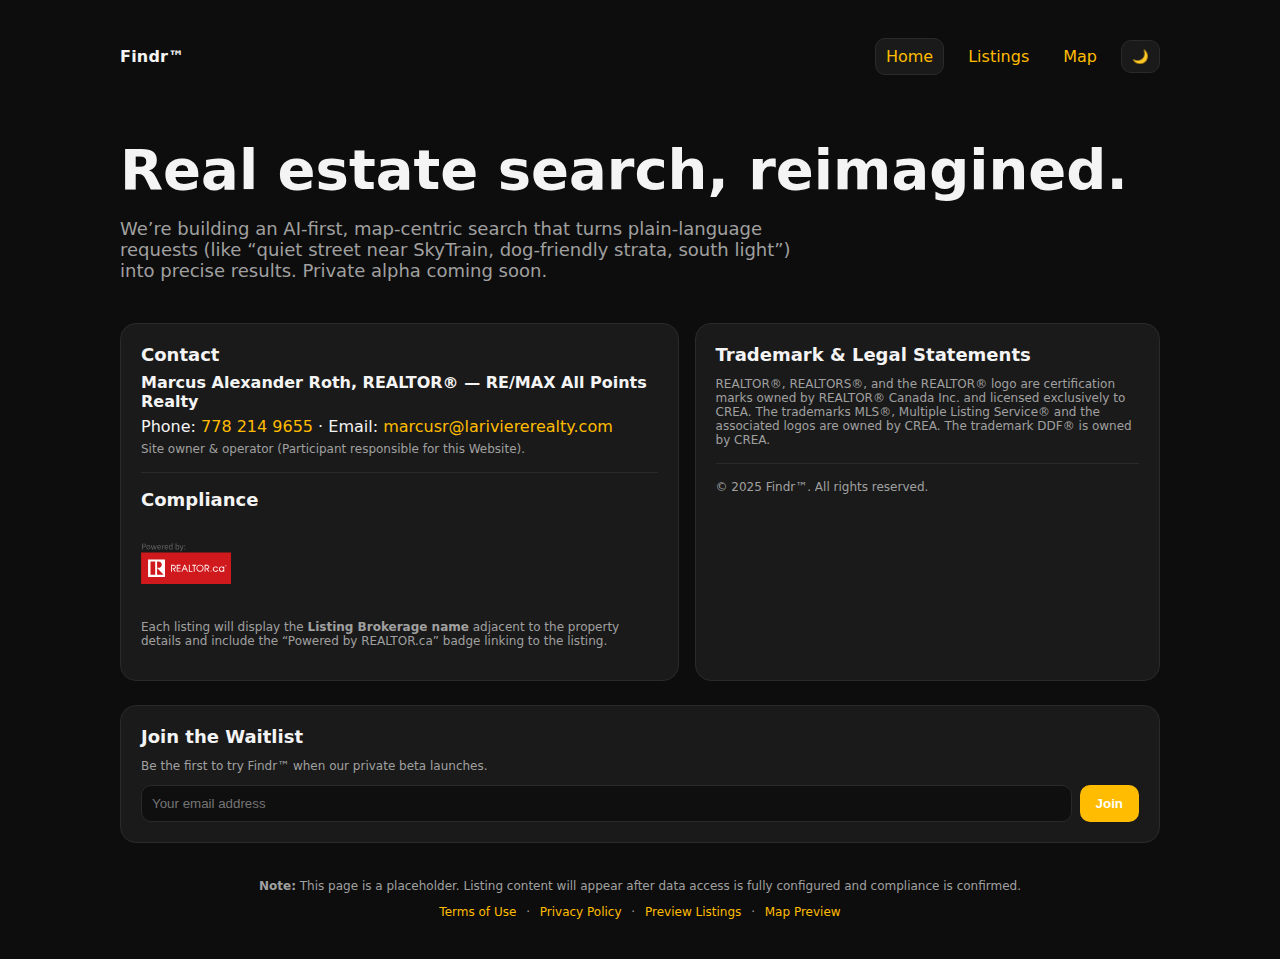
<file: web/index.html>
<!doctype html>
<html lang="en" data-theme="dark">
<head>
  <meta name="theme-color" content="#0d0d0d">
  <link rel="apple-touch-icon" href="assets/icons/icon-180.png">
  <meta charset="utf-8" />
  <meta name="viewport" content="width=device-width, initial-scale=1" />
  <title>Findr™ — Coming Soon</title>
  <meta name="description" content="Findr™ is an AI-first real estate search. Private alpha coming soon.">
  <style>
    :root { --brand:#ffbc00; --bg:#0d0d0d; --fg:#f4f4f4; --muted:#a0a0a0; --card:#1a1a1a; --stroke:#2a2a2a; --surface:#0f0f0f; }
    :root[data-theme="light"] { --bg:#f9fafb; --fg:#111111; --muted:#6b7280; --card:#ffffff; --stroke:#e5e7eb; --surface:#ffffff; }
    *{box-sizing:border-box}
    body{margin:0; font-family:Inter, system-ui, -apple-system, Segoe UI, Roboto, Helvetica, Arial, sans-serif; background:var(--bg); color:var(--fg)}
    .wrap{max-width:1080px; margin:0 auto; padding:28px 20px}
    a{color:var(--brand); text-decoration:none}
    .nav{display:flex; align-items:center; justify-content:space-between; gap:12px; padding:10px 0}
    .brand{display:flex; align-items:center; gap:10px}
    .logo{font-weight:900; letter-spacing:.2px}
    .navlinks{display:flex; align-items:center; gap:14px}
    .navlinks a{padding:8px 10px; border-radius:10px}
    .navlinks a.active{background:var(--card); border:1px solid var(--stroke)}
    .toggle{cursor:pointer; border:1px solid var(--stroke); background:var(--card); color:var(--fg); border-radius:10px; padding:8px 10px}
    .hero{padding:56px 0 24px}
    .hero h1{font-size:clamp(32px,6vw,56px); margin:0 0 12px; line-height:1.05}
    .hero p{color:var(--muted); font-size:18px; max-width:60ch}
    .grid{display:grid; gap:16px}
    @media(min-width:900px){ .grid{grid-template-columns:1.2fr 1fr} }
    .card{background:var(--card); border:1px solid var(--stroke); border-radius:16px; padding:20px}
    h2{font-size:18px; margin:0 0 8px}
    .stack{display:flex; flex-direction:column; gap:6px}
    .divider{height:1px; background:var(--stroke); margin:16px 0}
    .small{font-size:12px; color:var(--muted)}
    .powered{display:flex; align-items:center; gap:12px; margin-top:8px}
    .powered img{width:90px; height:90px; object-fit:contain}
    .btn{padding:10px 16px; border:none; border-radius:10px; background:var(--brand); color:#fff; font-weight:700; cursor:pointer}
    input[type="email"]{flex:1; padding:10px; border-radius:10px; border:1px solid var(--stroke); background:var(--surface); color:var(--fg)}
    .footer{margin-top:36px; font-size:12px; color:var(--muted); text-align:center}
    .footer a{color:var(--brand); margin:0 6px}
  </style>
</head>
<body>
  <div class="wrap">
    <nav class="nav" role="navigation" aria-label="Primary">
      <div class="brand"><div class="logo" aria-label="Findr home">Findr™</div></div>
      <div class="navlinks">
        <a href="/" class="active" aria-current="page">Home</a>
        <a href="listings.html">Listings</a>
        <a href="map.html">Map</a>
        <button id="theme-toggle" class="toggle" type="button" aria-label="Toggle theme">🌙</button>
      </div>
    </nav>

    <section class="hero">
      <h1>Real estate search, reimagined.</h1>
      <p>We’re building an AI-first, map-centric search that turns plain-language requests (like “quiet street near SkyTrain, dog-friendly strata, south light”) into precise results. Private alpha coming soon.</p>
    </section>

    <section class="grid">
      <div class="card">
        <h2>Contact</h2>
        <div class="stack">
          <div><strong>Marcus Alexander Roth, REALTOR® — RE/MAX All Points Realty</strong></div>
          <div>Phone: <a href="tel:+17782149655">778 214 9655</a> · Email: <a href="mailto:marcusr@lariviererealty.com">marcusr@lariviererealty.com</a></div>
          <div class="small">Site owner & operator (Participant responsible for this Website).</div>
        </div>
        <div class="divider"></div>
        <h2>Compliance</h2>
        <div class="powered">
          <img src="assets/powered-by-realtor.svg" alt="Powered by REALTOR.ca" />
        </div>
        <p class="small">Each listing will display the <strong>Listing Brokerage name</strong> adjacent to the property details and include the “Powered by REALTOR.ca” badge linking to the listing.</p>
      </div>

      <div class="card">
        <h2>Trademark & Legal Statements</h2>
        <p class="small">REALTOR®, REALTORS®, and the REALTOR® logo are certification marks owned by REALTOR® Canada Inc. and licensed exclusively to CREA. The trademarks MLS®, Multiple Listing Service® and the associated logos are owned by CREA. The trademark DDF® is owned by CREA.</p>
        <div class="divider"></div>
        <p class="small">© 2025 Findr™. All rights reserved.</p>
      </div>
    </section>

    <section class="card" style="margin-top:24px;">
      <h2>Join the Waitlist</h2>
      <p class="small">Be the first to try Findr™ when our private beta launches.</p>
      <form name="waitlist" method="POST" data-netlify="true" data-netlify-honeypot="bot-field" action="thank-you.html" style="margin-top:12px;">
        <input type="hidden" name="form-name" value="waitlist" />
        <p style="display:none"><label>Don’t fill this out if you’re human: <input name="bot-field" aria-label="Do not fill"/></label></p>
        <div style="display:flex; gap:8px; flex-wrap:wrap;">
          <input type="email" name="email" placeholder="Your email address" required aria-label="Email address"/>
          <button type="submit" class="btn">Join</button>
        </div>
      </form>
    </section>

    <section class="footer">
      <p><strong>Note:</strong> This page is a placeholder. Listing content will appear after data access is fully configured and compliance is confirmed.</p>
      <p>
        <a href="terms.html">Terms of Use</a> ·
        <a href="privacy.html">Privacy Policy</a> ·
        <a href="listings.html">Preview Listings</a> ·
        <a href="map.html">Map Preview</a>
      </p>
    </section>
  </div>

  <!-- NEW: compliance scaffolding -->
  <script src="config.js"></script>
  <script src="js/ai-guard.js"></script>

  <!-- Theme script (existing) -->
  <script>
    (function(){
      const root = document.documentElement;
      const saved = localStorage.getItem('theme');
      if (saved) root.setAttribute('data-theme', saved);
      const btn = document.getElementById('theme-toggle');
      const isDark = () => root.getAttribute('data-theme') !== 'light';
      const render = () => { if(btn) btn.textContent = isDark() ? '🌙' : '☀️'; };
      if (btn) {
        btn.addEventListener('click', () => {
          root.setAttribute('data-theme', isDark() ? 'light' : 'dark');
          localStorage.setItem('theme', root.getAttribute('data-theme'));
          render();
        });
      }
      render();
    })();
  </script>
  <script src="js/placeholder-fallback.js" defer></script>
  <script src="js/pwa-install.js" defer></script>
  <script src="js/clipboard.js" defer></script>
</body>
</html>
</file>
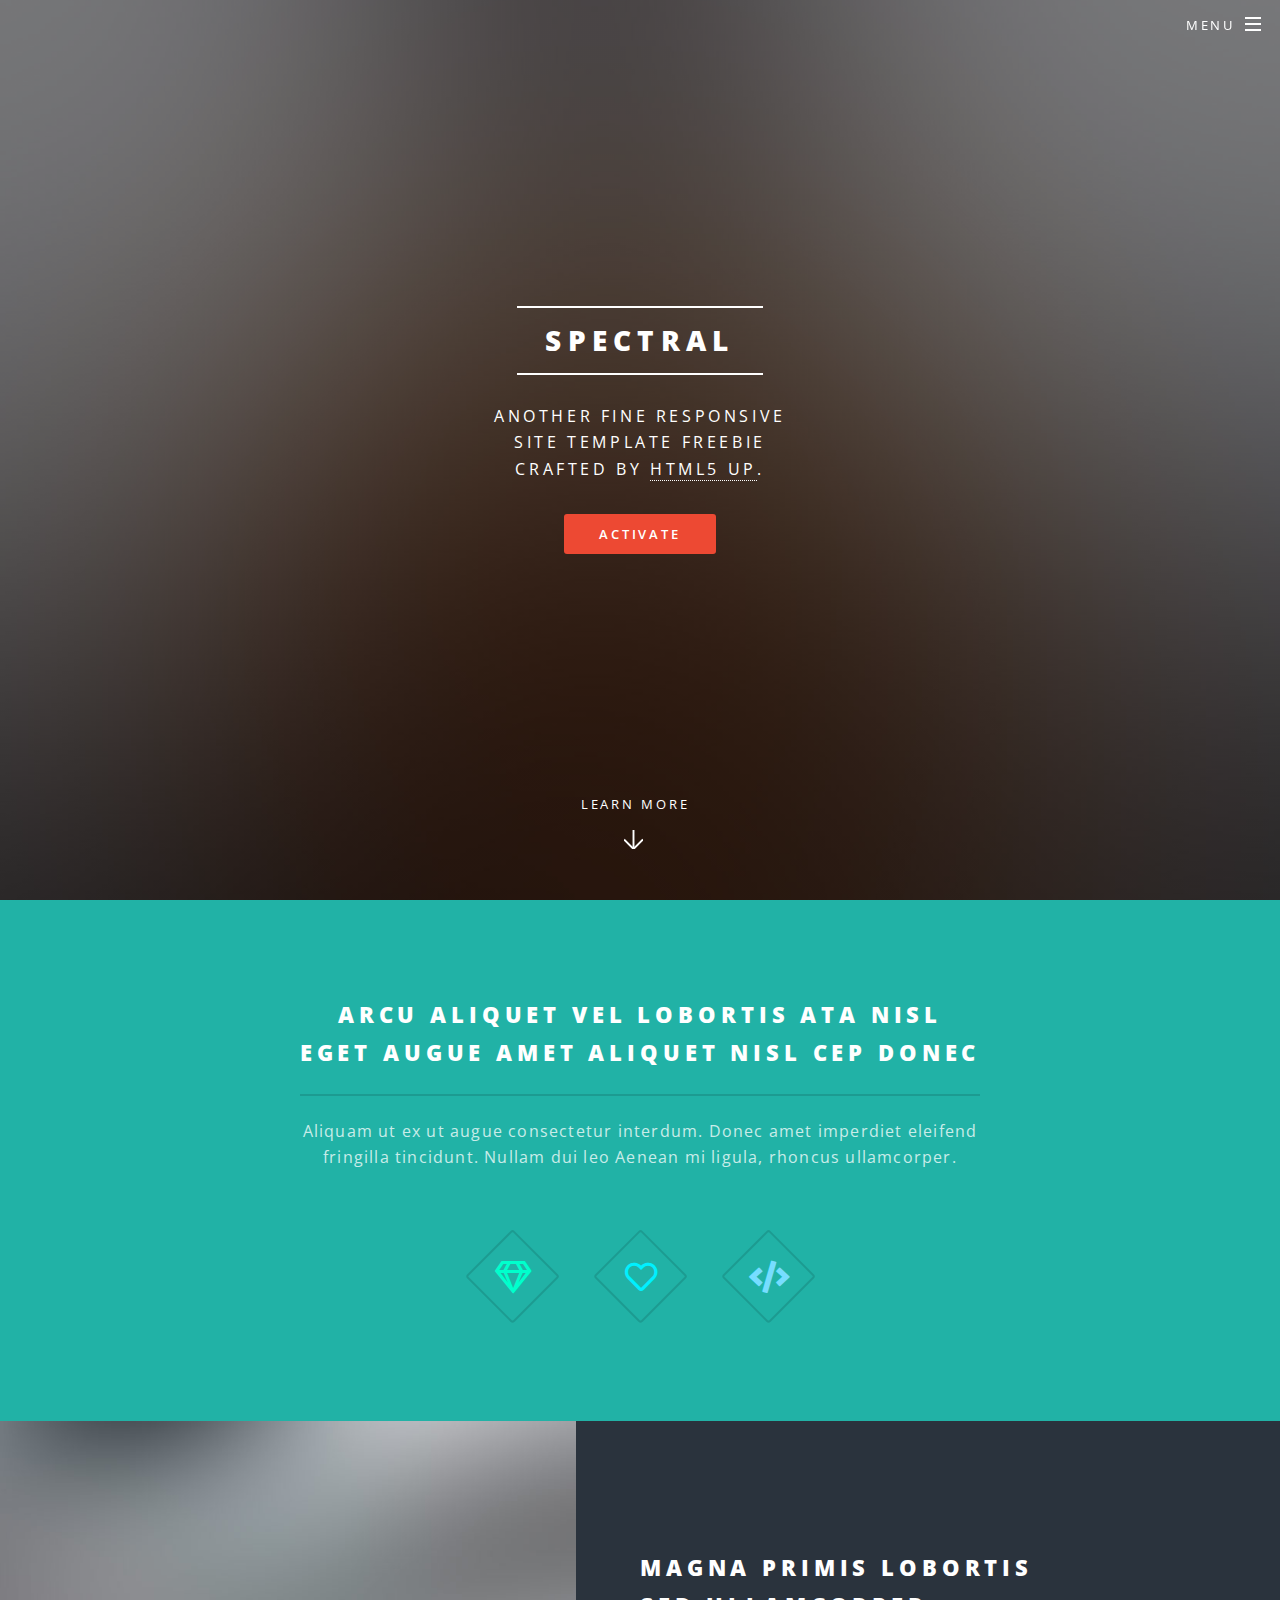
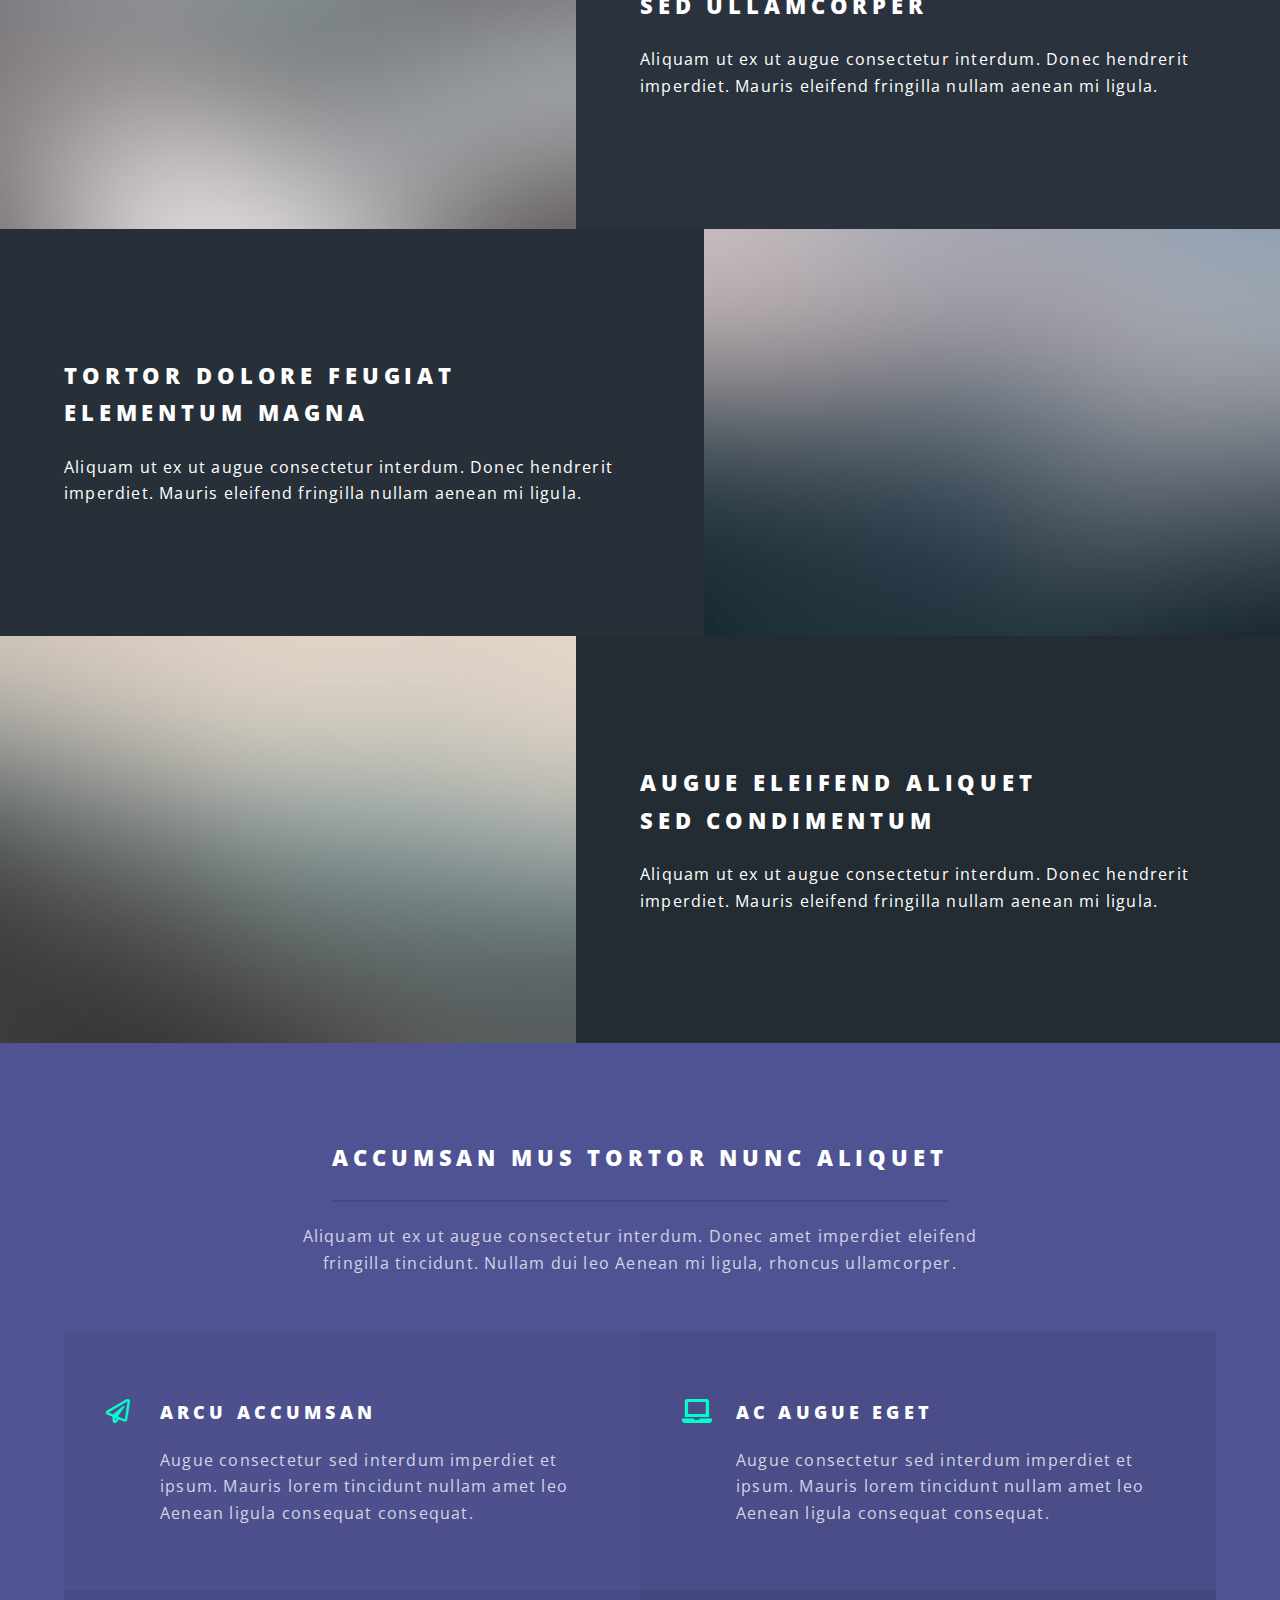
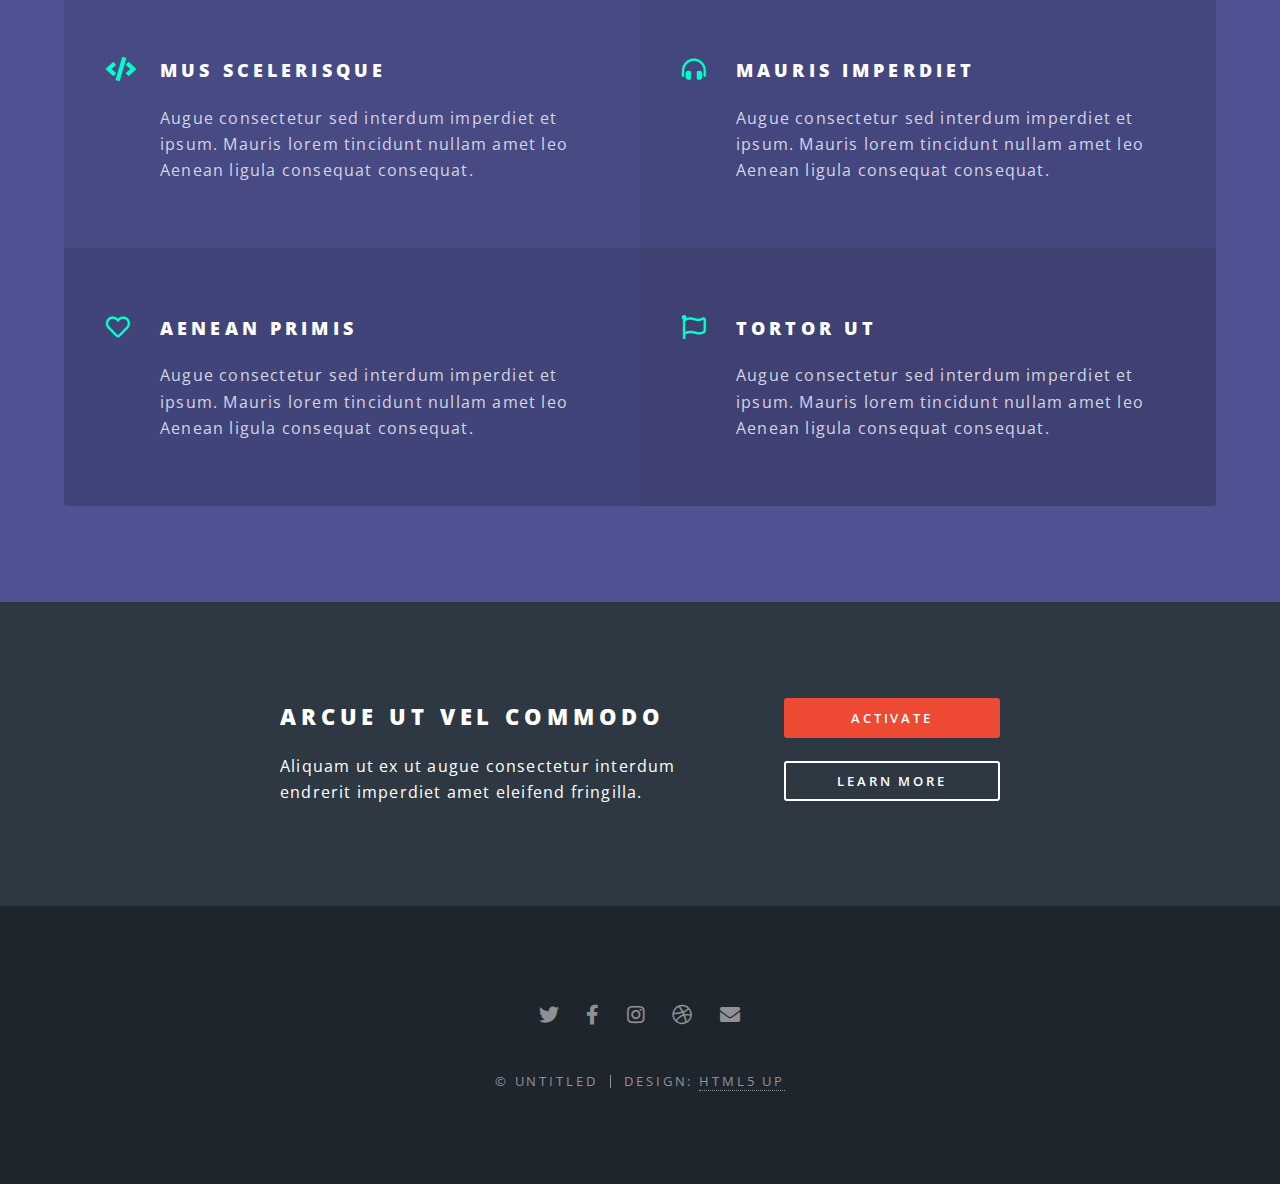
<file: web/assets/spectral/index.html>
<!DOCTYPE HTML>
<!--
	Spectral by HTML5 UP
	html5up.net | @ajlkn
	Free for personal and commercial use under the CCA 3.0 license (html5up.net/license)
-->
<html>
	<head>
		<title>Spectral by HTML5 UP</title>
		<meta charset="utf-8" />
		<meta name="viewport" content="width=device-width, initial-scale=1, user-scalable=no" />
		<link rel="stylesheet" href="assets/css/main.css" />
		<noscript><link rel="stylesheet" href="assets/css/noscript.css" /></noscript>
	</head>
	<body class="landing is-preload">

		<!-- Page Wrapper -->
			<div id="page-wrapper">

				<!-- Header -->
					<header id="header" class="alt">
						<h1><a href="index.html">Spectral</a></h1>
						<nav id="nav">
							<ul>
								<li class="special">
									<a href="#menu" class="menuToggle"><span>Menu</span></a>
									<div id="menu">
										<ul>
											<li><a href="index.html">Home</a></li>
											<li><a href="generic.html">Generic</a></li>
											<li><a href="elements.html">Elements</a></li>
											<li><a href="#">Sign Up</a></li>
											<li><a href="#">Log In</a></li>
										</ul>
									</div>
								</li>
							</ul>
						</nav>
					</header>

				<!-- Banner -->
					<section id="banner">
						<div class="inner">
							<h2>Spectral</h2>
							<p>Another fine responsive<br />
							site template freebie<br />
							crafted by <a href="http://html5up.net">HTML5 UP</a>.</p>
							<ul class="actions special">
								<li><a href="#" class="button primary">Activate</a></li>
							</ul>
						</div>
						<a href="#one" class="more scrolly">Learn More</a>
					</section>

				<!-- One -->
					<section id="one" class="wrapper style1 special">
						<div class="inner">
							<header class="major">
								<h2>Arcu aliquet vel lobortis ata nisl<br />
								eget augue amet aliquet nisl cep donec</h2>
								<p>Aliquam ut ex ut augue consectetur interdum. Donec amet imperdiet eleifend<br />
								fringilla tincidunt. Nullam dui leo Aenean mi ligula, rhoncus ullamcorper.</p>
							</header>
							<ul class="icons major">
								<li><span class="icon fa-gem major style1"><span class="label">Lorem</span></span></li>
								<li><span class="icon fa-heart major style2"><span class="label">Ipsum</span></span></li>
								<li><span class="icon solid fa-code major style3"><span class="label">Dolor</span></span></li>
							</ul>
						</div>
					</section>

				<!-- Two -->
					<section id="two" class="wrapper alt style2">
						<section class="spotlight">
							<div class="image"><img src="images/pic01.jpg" alt="" /></div><div class="content">
								<h2>Magna primis lobortis<br />
								sed ullamcorper</h2>
								<p>Aliquam ut ex ut augue consectetur interdum. Donec hendrerit imperdiet. Mauris eleifend fringilla nullam aenean mi ligula.</p>
							</div>
						</section>
						<section class="spotlight">
							<div class="image"><img src="images/pic02.jpg" alt="" /></div><div class="content">
								<h2>Tortor dolore feugiat<br />
								elementum magna</h2>
								<p>Aliquam ut ex ut augue consectetur interdum. Donec hendrerit imperdiet. Mauris eleifend fringilla nullam aenean mi ligula.</p>
							</div>
						</section>
						<section class="spotlight">
							<div class="image"><img src="images/pic03.jpg" alt="" /></div><div class="content">
								<h2>Augue eleifend aliquet<br />
								sed condimentum</h2>
								<p>Aliquam ut ex ut augue consectetur interdum. Donec hendrerit imperdiet. Mauris eleifend fringilla nullam aenean mi ligula.</p>
							</div>
						</section>
					</section>

				<!-- Three -->
					<section id="three" class="wrapper style3 special">
						<div class="inner">
							<header class="major">
								<h2>Accumsan mus tortor nunc aliquet</h2>
								<p>Aliquam ut ex ut augue consectetur interdum. Donec amet imperdiet eleifend<br />
								fringilla tincidunt. Nullam dui leo Aenean mi ligula, rhoncus ullamcorper.</p>
							</header>
							<ul class="features">
								<li class="icon fa-paper-plane">
									<h3>Arcu accumsan</h3>
									<p>Augue consectetur sed interdum imperdiet et ipsum. Mauris lorem tincidunt nullam amet leo Aenean ligula consequat consequat.</p>
								</li>
								<li class="icon solid fa-laptop">
									<h3>Ac Augue Eget</h3>
									<p>Augue consectetur sed interdum imperdiet et ipsum. Mauris lorem tincidunt nullam amet leo Aenean ligula consequat consequat.</p>
								</li>
								<li class="icon solid fa-code">
									<h3>Mus Scelerisque</h3>
									<p>Augue consectetur sed interdum imperdiet et ipsum. Mauris lorem tincidunt nullam amet leo Aenean ligula consequat consequat.</p>
								</li>
								<li class="icon solid fa-headphones-alt">
									<h3>Mauris Imperdiet</h3>
									<p>Augue consectetur sed interdum imperdiet et ipsum. Mauris lorem tincidunt nullam amet leo Aenean ligula consequat consequat.</p>
								</li>
								<li class="icon fa-heart">
									<h3>Aenean Primis</h3>
									<p>Augue consectetur sed interdum imperdiet et ipsum. Mauris lorem tincidunt nullam amet leo Aenean ligula consequat consequat.</p>
								</li>
								<li class="icon fa-flag">
									<h3>Tortor Ut</h3>
									<p>Augue consectetur sed interdum imperdiet et ipsum. Mauris lorem tincidunt nullam amet leo Aenean ligula consequat consequat.</p>
								</li>
							</ul>
						</div>
					</section>

				<!-- CTA -->
					<section id="cta" class="wrapper style4">
						<div class="inner">
							<header>
								<h2>Arcue ut vel commodo</h2>
								<p>Aliquam ut ex ut augue consectetur interdum endrerit imperdiet amet eleifend fringilla.</p>
							</header>
							<ul class="actions stacked">
								<li><a href="#" class="button fit primary">Activate</a></li>
								<li><a href="#" class="button fit">Learn More</a></li>
							</ul>
						</div>
					</section>

				<!-- Footer -->
					<footer id="footer">
						<ul class="icons">
							<li><a href="#" class="icon brands fa-twitter"><span class="label">Twitter</span></a></li>
							<li><a href="#" class="icon brands fa-facebook-f"><span class="label">Facebook</span></a></li>
							<li><a href="#" class="icon brands fa-instagram"><span class="label">Instagram</span></a></li>
							<li><a href="#" class="icon brands fa-dribbble"><span class="label">Dribbble</span></a></li>
							<li><a href="#" class="icon solid fa-envelope"><span class="label">Email</span></a></li>
						</ul>
						<ul class="copyright">
							<li>&copy; Untitled</li><li>Design: <a href="http://html5up.net">HTML5 UP</a></li>
						</ul>
					</footer>

			</div>

		<!-- Scripts -->
			<script src="assets/js/jquery.min.js"></script>
			<script src="assets/js/jquery.scrollex.min.js"></script>
			<script src="assets/js/jquery.scrolly.min.js"></script>
			<script src="assets/js/browser.min.js"></script>
			<script src="assets/js/breakpoints.min.js"></script>
			<script src="assets/js/util.js"></script>
			<script src="assets/js/main.js"></script>

	</body>
</html>
</file>
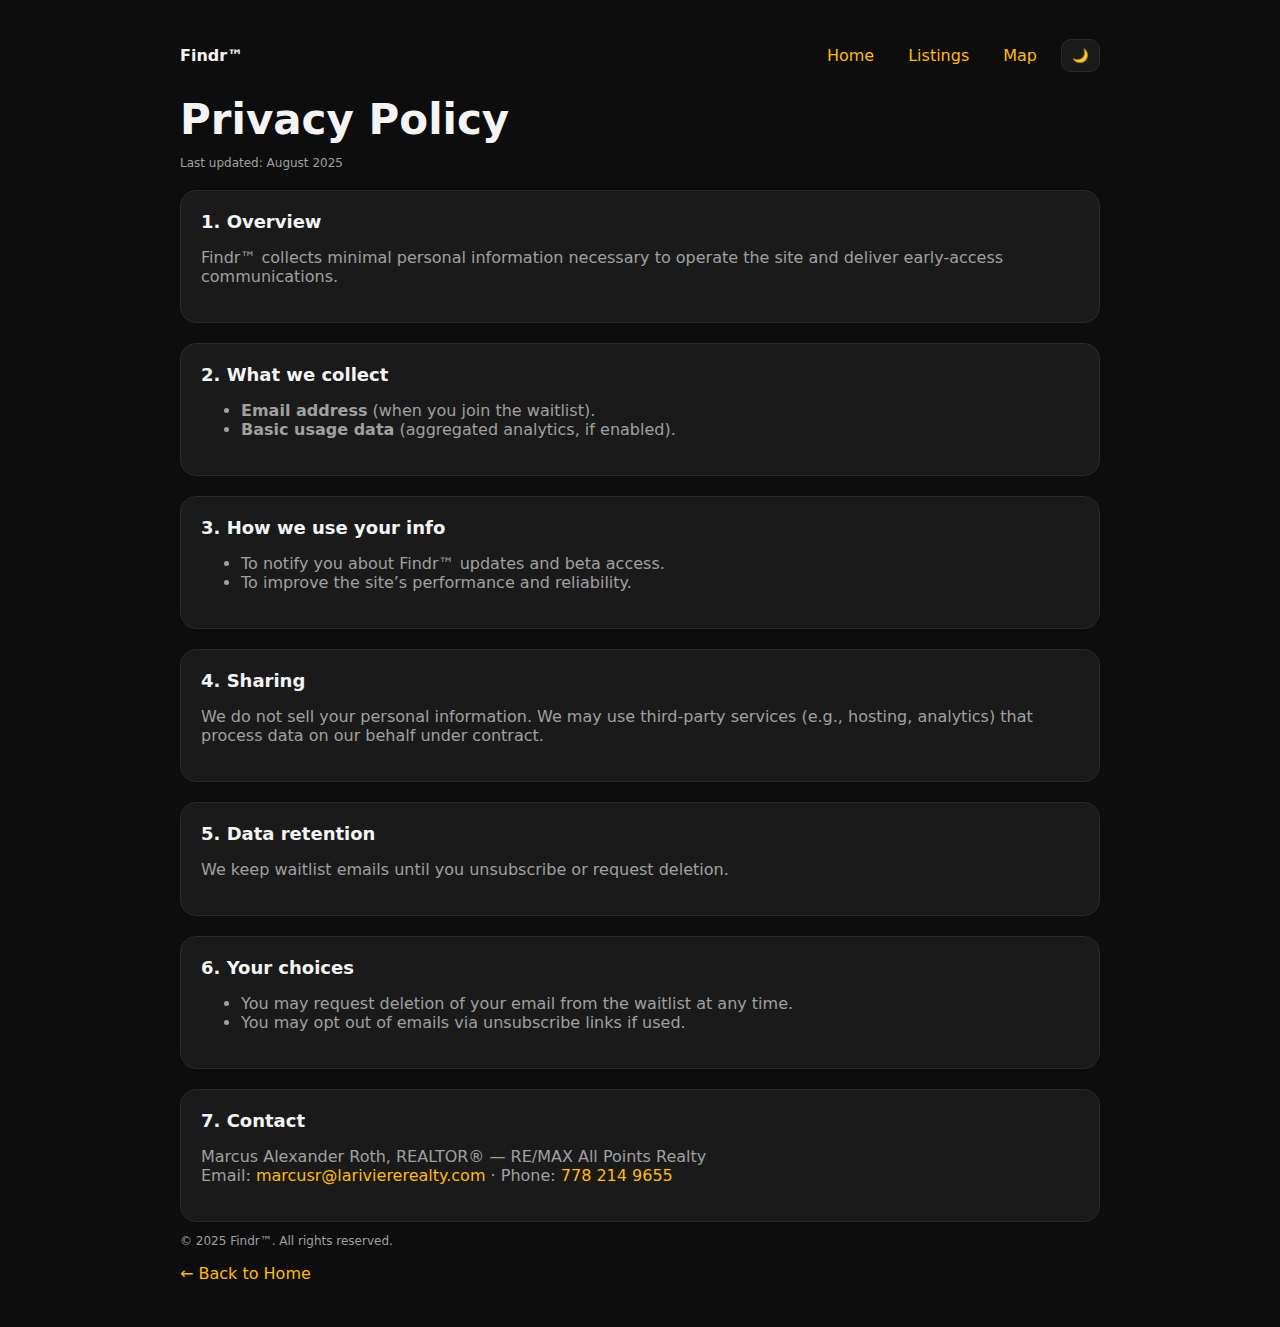
<file: web/privacy.html>
<!doctype html>
<html lang="en" data-theme="dark">
<head>
  <meta name="theme-color" content="#0d0d0d">
  <link rel="apple-touch-icon" href="assets/icons/icon-180.png">
  <meta charset="utf-8" />
  <meta name="viewport" content="width=device-width, initial-scale=1" />
  <title>Findr™ — Privacy Policy</title>
  <style>
    :root { --brand:#ffbc00; --bg:#0d0d0d; --fg:#f4f4f4; --muted:#a0a0a0; --card:#1a1a1a; --stroke:#2a2a2a; --surface:#0f0f0f; }
    :root[data-theme="light"]{ --bg:#f9fafb; --fg:#111111; --muted:#6b7280; --card:#ffffff; --stroke:#e5e7eb; --surface:#ffffff; }
    *{box-sizing:border-box}
    body{margin:0; font-family:Inter, system-ui, -apple-system, Segoe UI, Roboto, Helvetica, Arial, sans-serif; background:var(--bg); color:var(--fg);}
    a{color:var(--brand); text-decoration:none}
    .wrap{max-width:960px; margin:0 auto; padding:28px 20px}
    /* Nav */
    .nav{display:flex; align-items:center; justify-content:space-between; gap:12px; padding:10px 0}
    .brand{display:flex; align-items:center; gap:10px}
    .logo{font-weight:900}
    .navlinks{display:flex; align-items:center; gap:14px}
    .navlinks a{padding:8px 10px; border-radius:10px}
    .navlinks a.active{background:var(--card); border:1px solid var(--stroke)}
    .toggle{cursor:pointer; border:1px solid var(--stroke); background:var(--card); color:var(--fg); border-radius:10px; padding:8px 10px}
    /* Content */
    .card{background:var(--card); border:1px solid var(--stroke); border-radius:16px; padding:20px; margin-top:20px}
    h1{font-size:clamp(28px,4.5vw,42px); margin:12px 0 8px}
    h2{font-size:18px; margin:0 0 8px}
    p, li{color:var(--muted)}
    .muted{color:var(--muted); font-size:12px}
  </style>
</head>
<body>
  <div class="wrap">
    <!-- Nav -->
    <nav class="nav" role="navigation" aria-label="Primary">
      <div class="brand">
        <div class="logo" aria-label="Findr home">Findr™</div>
      </div>
      <div class="navlinks">
        <a href="/">Home</a>
        <a href="listings.html">Listings</a>
        <a href="map.html">Map</a>
        <button id="theme-toggle" class="toggle" type="button" aria-label="Toggle theme">🌙</button>
      </div>
    </nav>

    <h1>Privacy Policy</h1>
    <p class="muted">Last updated: August 2025</p>

    <div class="card">
      <h2>1. Overview</h2>
      <p>Findr™ collects minimal personal information necessary to operate the site and deliver early-access communications.</p>
    </div>

    <div class="card">
      <h2>2. What we collect</h2>
      <ul>
        <li><strong>Email address</strong> (when you join the waitlist).</li>
        <li><strong>Basic usage data</strong> (aggregated analytics, if enabled).</li>
      </ul>
    </div>

    <div class="card">
      <h2>3. How we use your info</h2>
      <ul>
        <li>To notify you about Findr™ updates and beta access.</li>
        <li>To improve the site’s performance and reliability.</li>
      </ul>
    </div>

    <div class="card">
      <h2>4. Sharing</h2>
      <p>We do not sell your personal information. We may use third-party services (e.g., hosting, analytics) that process data on our behalf under contract.</p>
    </div>

    <div class="card">
      <h2>5. Data retention</h2>
      <p>We keep waitlist emails until you unsubscribe or request deletion.</p>
    </div>

    <div class="card">
      <h2>6. Your choices</h2>
      <ul>
        <li>You may request deletion of your email from the waitlist at any time.</li>
        <li>You may opt out of emails via unsubscribe links if used.</li>
      </ul>
    </div>

    <div class="card">
      <h2>7. Contact</h2>
      <p>Marcus Alexander Roth, REALTOR® — RE/MAX All Points Realty<br>
         Email: <a href="mailto:marcusr@lariviererealty.com">marcusr@lariviererealty.com</a> · Phone: <a href="tel:+17782149655">778 214 9655</a></p>
    </div>

    <p class="muted">© 2025 Findr™. All rights reserved.</p>
    <p><a href="/">← Back to Home</a></p>
  </div>

  <!-- Compliance scaffolding -->
  <script src="config.js"></script>
  <script src="js/ai-guard.js"></script>

  <!-- Theme toggle -->
  <script>
    (function(){
      const root = document.documentElement;
      const saved = localStorage.getItem('theme');
      if (saved) root.setAttribute('data-theme', saved);
      const btn = document.getElementById('theme-toggle');
      const isDark = () => root.getAttribute('data-theme') !== 'light';
      const render = () => { if(btn) btn.textContent = isDark() ? '🌙' : '☀️'; };
      if (btn) btn.addEventListener('click', () => {
        root.setAttribute('data-theme', isDark() ? 'light' : 'dark');
        localStorage.setItem('theme', root.getAttribute('data-theme'));
        render();
      });
      render();
    })();
  </script>
  <script src="js/placeholder-fallback.js" defer></script>
  <script src="js/pwa-install.js" defer></script>
  <script src="js/clipboard.js" defer></script>
</body>
</html>
</file>
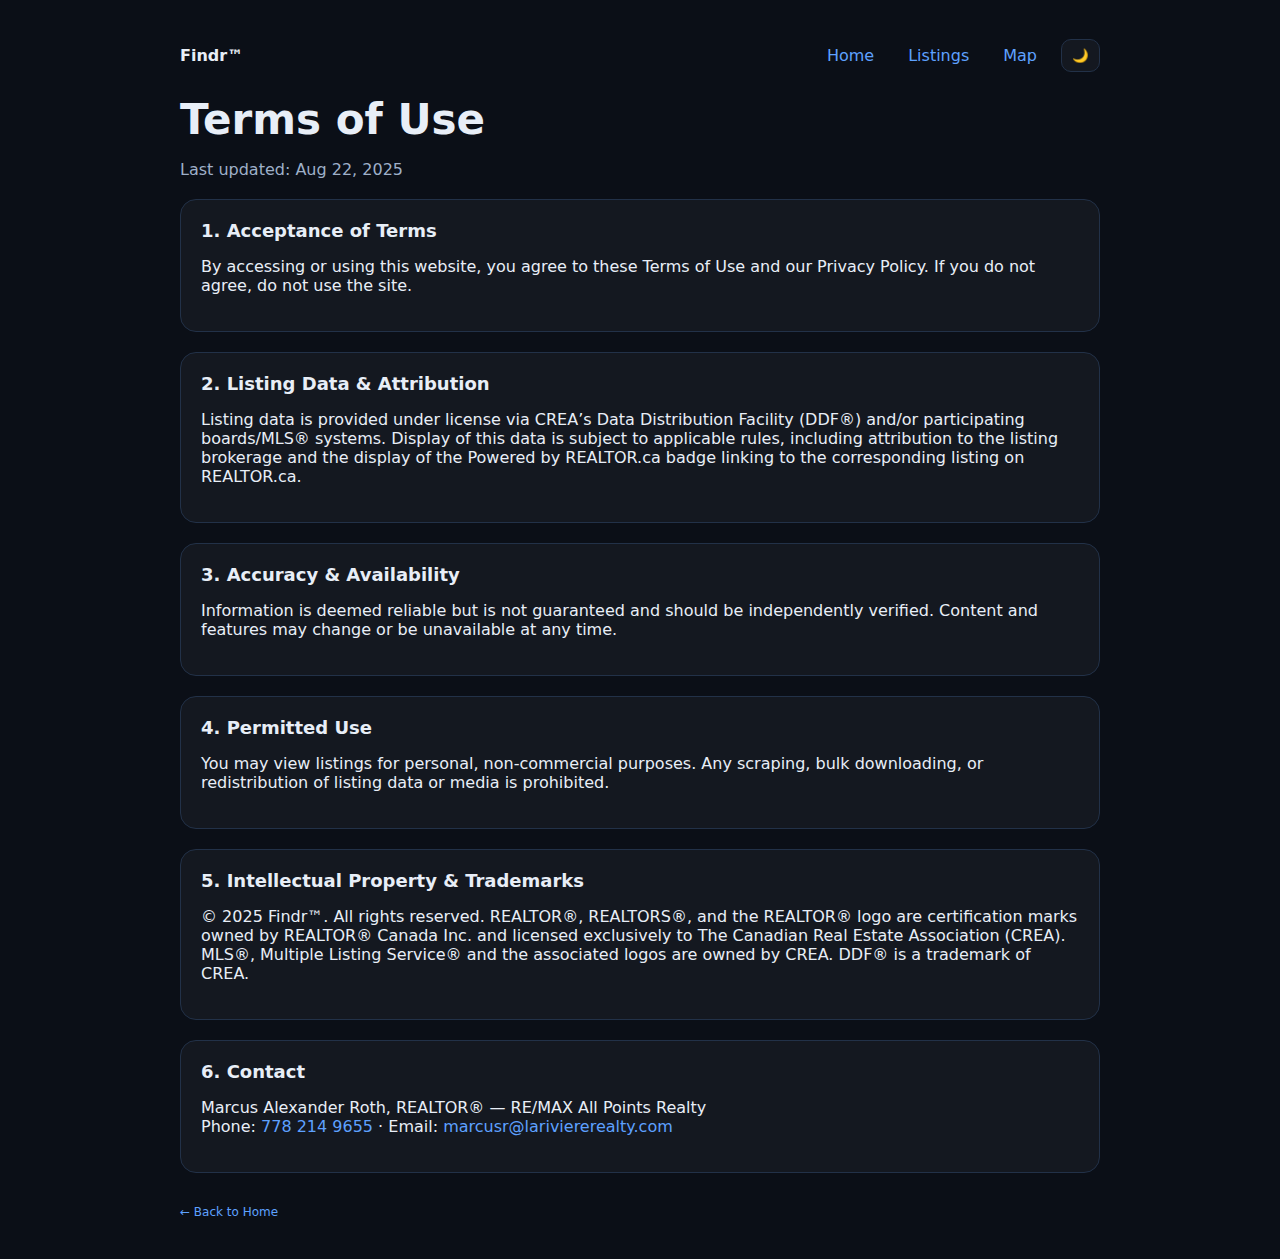
<file: web/terms.html>
<!doctype html>
<html lang="en" data-theme="dark">
<head>
  <meta charset="utf-8" />
  <meta name="viewport" content="width=device-width, initial-scale=1" />
  <title>Findr™ — Terms of Use</title>
  <style>
    :root { --brand:#5ea1ff; --bg:#0b0f17; --fg:#e8eef7; --muted:#9fb0c9; --card:rgba(255,255,255,0.04); --stroke:#223148; --surface:#0f1624; }
    :root[data-theme="light"]{ --bg:#f7f9fc; --fg:#0e1420; --muted:#5a6c85; --card:#ffffff; --stroke:#e5ecf5; --surface:#ffffff; }
    *{box-sizing:border-box}
    body{margin:0; font-family:Inter, system-ui, -apple-system, Segoe UI, Roboto, Helvetica, Arial, sans-serif; background:var(--bg); color:var(--fg);}
    a{color:var(--brand); text-decoration:none}
    .wrap{max-width:960px; margin:0 auto; padding:28px 20px}
    /* Nav */
    .nav{display:flex; align-items:center; justify-content:space-between; gap:12px; padding:10px 0}
    .brand{display:flex; align-items:center; gap:10px}
    .logo{font-weight:900}
    .navlinks{display:flex; align-items:center; gap:14px}
    .navlinks a{padding:8px 10px; border-radius:10px}
    .navlinks a.active{background:var(--card); border:1px solid var(--stroke)}
    .toggle{cursor:pointer; border:1px solid var(--stroke); background:var(--card); color:var(--fg); border-radius:10px; padding:8px 10px}
    /* Content */
    h1{font-size:clamp(28px,4.5vw,42px); margin:12px 0 8px}
    .muted{color:var(--muted)}
    .card{background:var(--card); border:1px solid var(--stroke); border-radius:16px; padding:20px; margin-top:20px}
    h2{font-size:18px; margin:0 0 8px}
    ul{margin:8px 0 0 18px}
    .footer{margin-top:32px; font-size:12px; color:var(--muted)}
  </style>
</head>
<body>
  <div class="wrap">
    <!-- Nav -->
    <nav class="nav" role="navigation" aria-label="Primary">
      <div class="brand">
        <div class="logo" aria-label="Findr home">Findr™</div>
      </div>
      <div class="navlinks">
        <a href="/">Home</a>
        <a href="listings.html">Listings</a>
        <a href="map.html">Map</a>
        <button id="theme-toggle" class="toggle" type="button" aria-label="Toggle theme">🌙</button>
      </div>
    </nav>

    <h1>Terms of Use</h1>
    <p class="muted">Last updated: Aug 22, 2025</p>

    <div class="card">
      <h2>1. Acceptance of Terms</h2>
      <p>By accessing or using this website, you agree to these Terms of Use and our Privacy Policy. If you do not agree, do not use the site.</p>
    </div>

    <div class="card">
      <h2>2. Listing Data & Attribution</h2>
      <p>Listing data is provided under license via CREA’s Data Distribution Facility (DDF®) and/or participating boards/MLS® systems. Display of this data is subject to applicable rules, including attribution to the listing brokerage and the display of the Powered by REALTOR.ca badge linking to the corresponding listing on REALTOR.ca.</p>
    </div>

    <div class="card">
      <h2>3. Accuracy & Availability</h2>
      <p>Information is deemed reliable but is not guaranteed and should be independently verified. Content and features may change or be unavailable at any time.</p>
    </div>

    <div class="card">
      <h2>4. Permitted Use</h2>
      <p>You may view listings for personal, non-commercial purposes. Any scraping, bulk downloading, or redistribution of listing data or media is prohibited.</p>
    </div>

    <div class="card">
      <h2>5. Intellectual Property & Trademarks</h2>
      <p>© 2025 Findr™. All rights reserved. REALTOR®, REALTORS®, and the REALTOR® logo are certification marks owned by REALTOR® Canada Inc. and licensed exclusively to The Canadian Real Estate Association (CREA). MLS®, Multiple Listing Service® and the associated logos are owned by CREA. DDF® is a trademark of CREA.</p>
    </div>

    <div class="card">
      <h2>6. Contact</h2>
      <p>Marcus Alexander Roth, REALTOR® — RE/MAX All Points Realty<br/>
         Phone: <a href="tel:+17782149655">778 214 9655</a> · Email: <a href="mailto:marcusr@lariviererealty.com">marcusr@lariviererealty.com</a></p>
    </div>

    <div class="footer">
      <p><a href="/">← Back to Home</a></p>
    </div>
  </div>

  <!-- Compliance scaffolding -->
  <script src="config.js"></script>
  <script src="js/ai-guard.js"></script>

  <!-- Theme toggle -->
  <script>
    (function(){
      const root = document.documentElement;
      const saved = localStorage.getItem('theme');
      if (saved) root.setAttribute('data-theme', saved);
      const btn = document.getElementById('theme-toggle');
      const isDark = () => root.getAttribute('data-theme') !== 'light';
      const render = () => { if(btn) btn.textContent = isDark() ? '🌙' : '☀️'; };
      if (btn) btn.addEventListener('click', () => {
        root.setAttribute('data-theme', isDark() ? 'light' : 'dark');
        localStorage.setItem('theme', root.getAttribute('data-theme'));
        render();
      });
      render();
    })();
  </script>
</body>
</html>
</file>
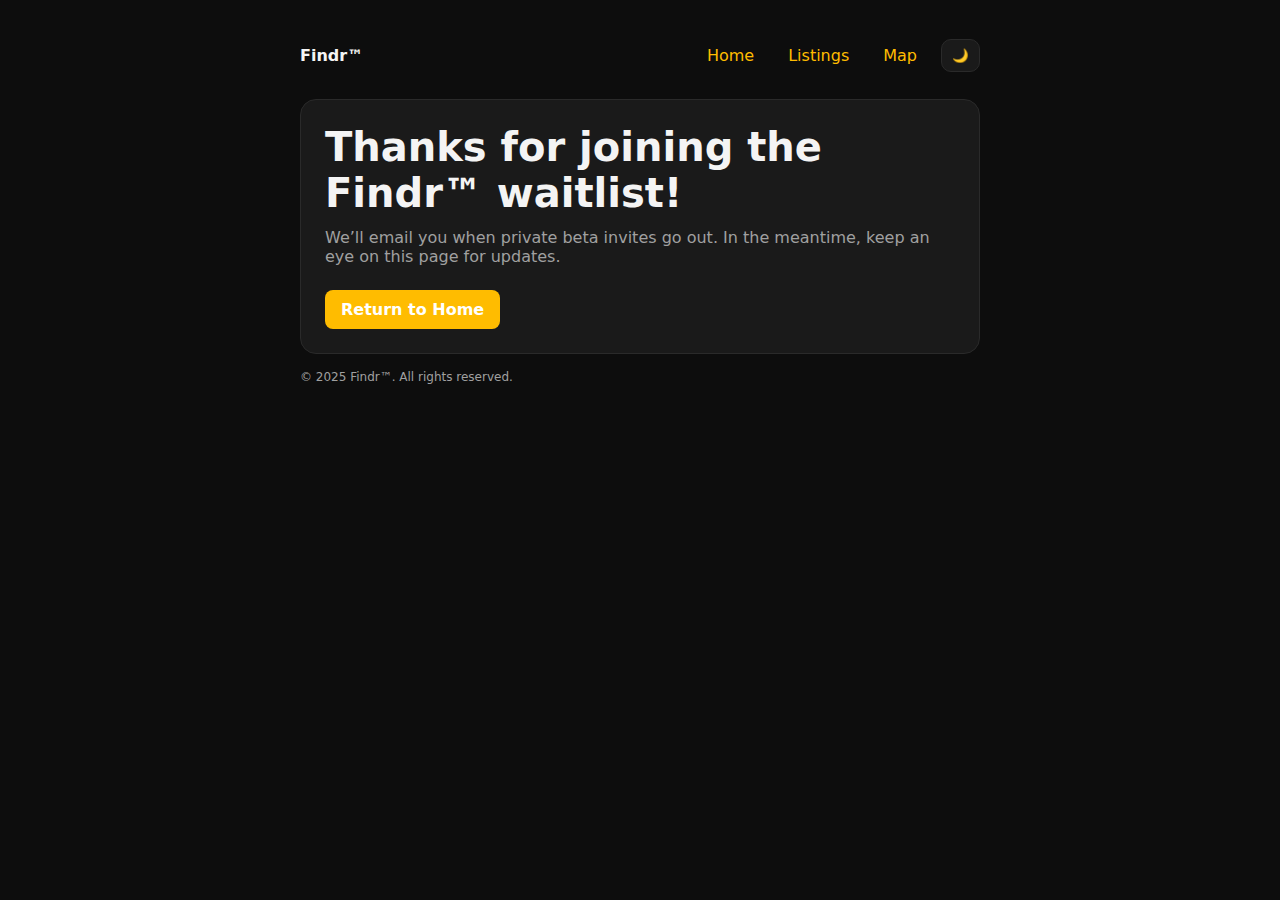
<file: web/thank-you.html>
<!doctype html>
<html lang="en" data-theme="dark">
<head>
  <meta charset="utf-8" />
  <meta name="viewport" content="width=device-width, initial-scale=1" />
  <title>Findr™ — Thank You</title>
  <style>
    :root { --brand:#ffbc00; --bg:#0d0d0d; --fg:#f4f4f4; --muted:#a0a0a0; --card:#1a1a1a; --stroke:#2a2a2a; --surface:#0f0f0f; }
    :root[data-theme="light"]{ --bg:#f9fafb; --fg:#111111; --muted:#6b7280; --card:#ffffff; --stroke:#e5e7eb; --surface:#ffffff; }
    *{box-sizing:border-box}
    body{margin:0; font-family:Inter, system-ui, -apple-system, Segoe UI, Roboto, Helvetica, Arial, sans-serif; background:var(--bg); color:var(--fg);}
    a{color:var(--brand); text-decoration:none}
    .wrap{max-width:720px; margin:0 auto; padding:28px 20px}
    .nav{display:flex; align-items:center; justify-content:space-between; gap:12px; padding:10px 0}
    .brand{display:flex; align-items:center; gap:10px}
    .logo{font-weight:900}
    .navlinks{display:flex; align-items:center; gap:14px}
    .navlinks a{padding:8px 10px; border-radius:10px}
    .navlinks a.active{background:var(--card); border:1px solid var(--stroke)}
    .toggle{cursor:pointer; border:1px solid var(--stroke); background:var(--card); color:var(--fg); border-radius:10px; padding:8px 10px}
    .card{background:var(--card); border:1px solid var(--stroke); border-radius:16px; padding:24px; margin-top:16px}
    h1{font-size:clamp(28px, 5vw, 40px); margin:0 0 12px}
    p{color:var(--muted); margin:0 0 12px}
    .btn{display:inline-block; margin-top:12px; padding:10px 16px; border-radius:8px; background:var(--brand); color:#fff; font-weight:600}
    .foot{margin-top:16px; font-size:12px; color:var(--muted);}
  </style>
</head>
<body>
  <div class="wrap">
    <!-- Nav -->
    <nav class="nav" role="navigation" aria-label="Primary">
      <div class="brand">
        <div class="logo" aria-label="Findr home">Findr™</div>
      </div>
      <div class="navlinks">
        <a href="/">Home</a>
        <a href="listings.html">Listings</a>
        <a href="map.html">Map</a>
        <button id="theme-toggle" class="toggle" type="button" aria-label="Toggle theme">🌙</button>
      </div>
    </nav>

    <div class="card">
      <h1>Thanks for joining the Findr™ waitlist!</h1>
      <p>We’ll email you when private beta invites go out. In the meantime, keep an eye on this page for updates.</p>
      <a class="btn" href="/">Return to Home</a>
    </div>
    <p class="foot">© 2025 Findr™. All rights reserved.</p>
  </div>

  <!-- Compliance scaffolding -->
  <script src="config.js"></script>
  <script src="js/ai-guard.js"></script>

  <!-- Theme toggle -->
  <script>
    (function(){
      const root = document.documentElement;
      const saved = localStorage.getItem('theme');
      if (saved) root.setAttribute('data-theme', saved);
      const btn = document.getElementById('theme-toggle');
      const isDark = () => root.getAttribute('data-theme') !== 'light';
      const render = () => { if(btn) btn.textContent = isDark() ? '🌙' : '☀️'; };
      if (btn) btn.addEventListener('click', () => {
        root.setAttribute('data-theme', isDark() ? 'light' : 'dark');
        localStorage.setItem('theme', root.getAttribute('data-theme'));
        render();
      });
      render();
    })();
  </script>
</body>
</html>
</file>
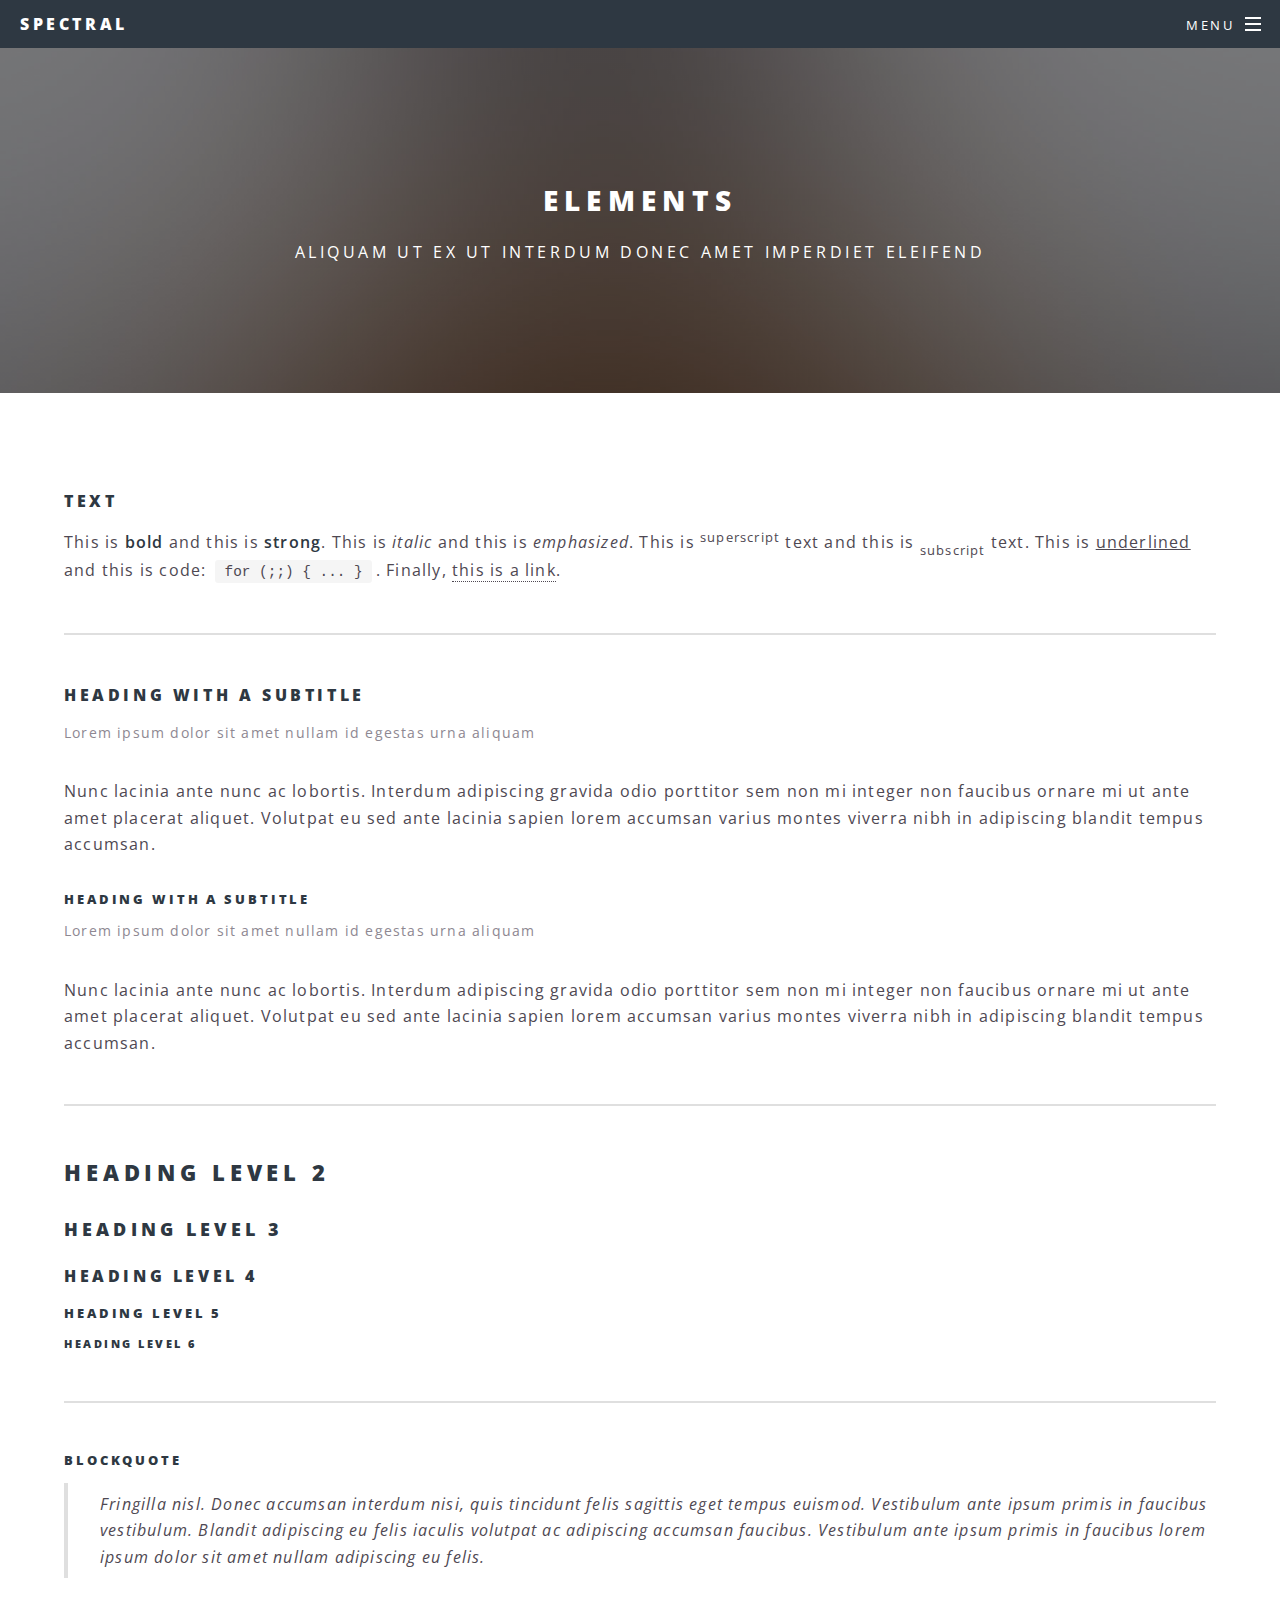
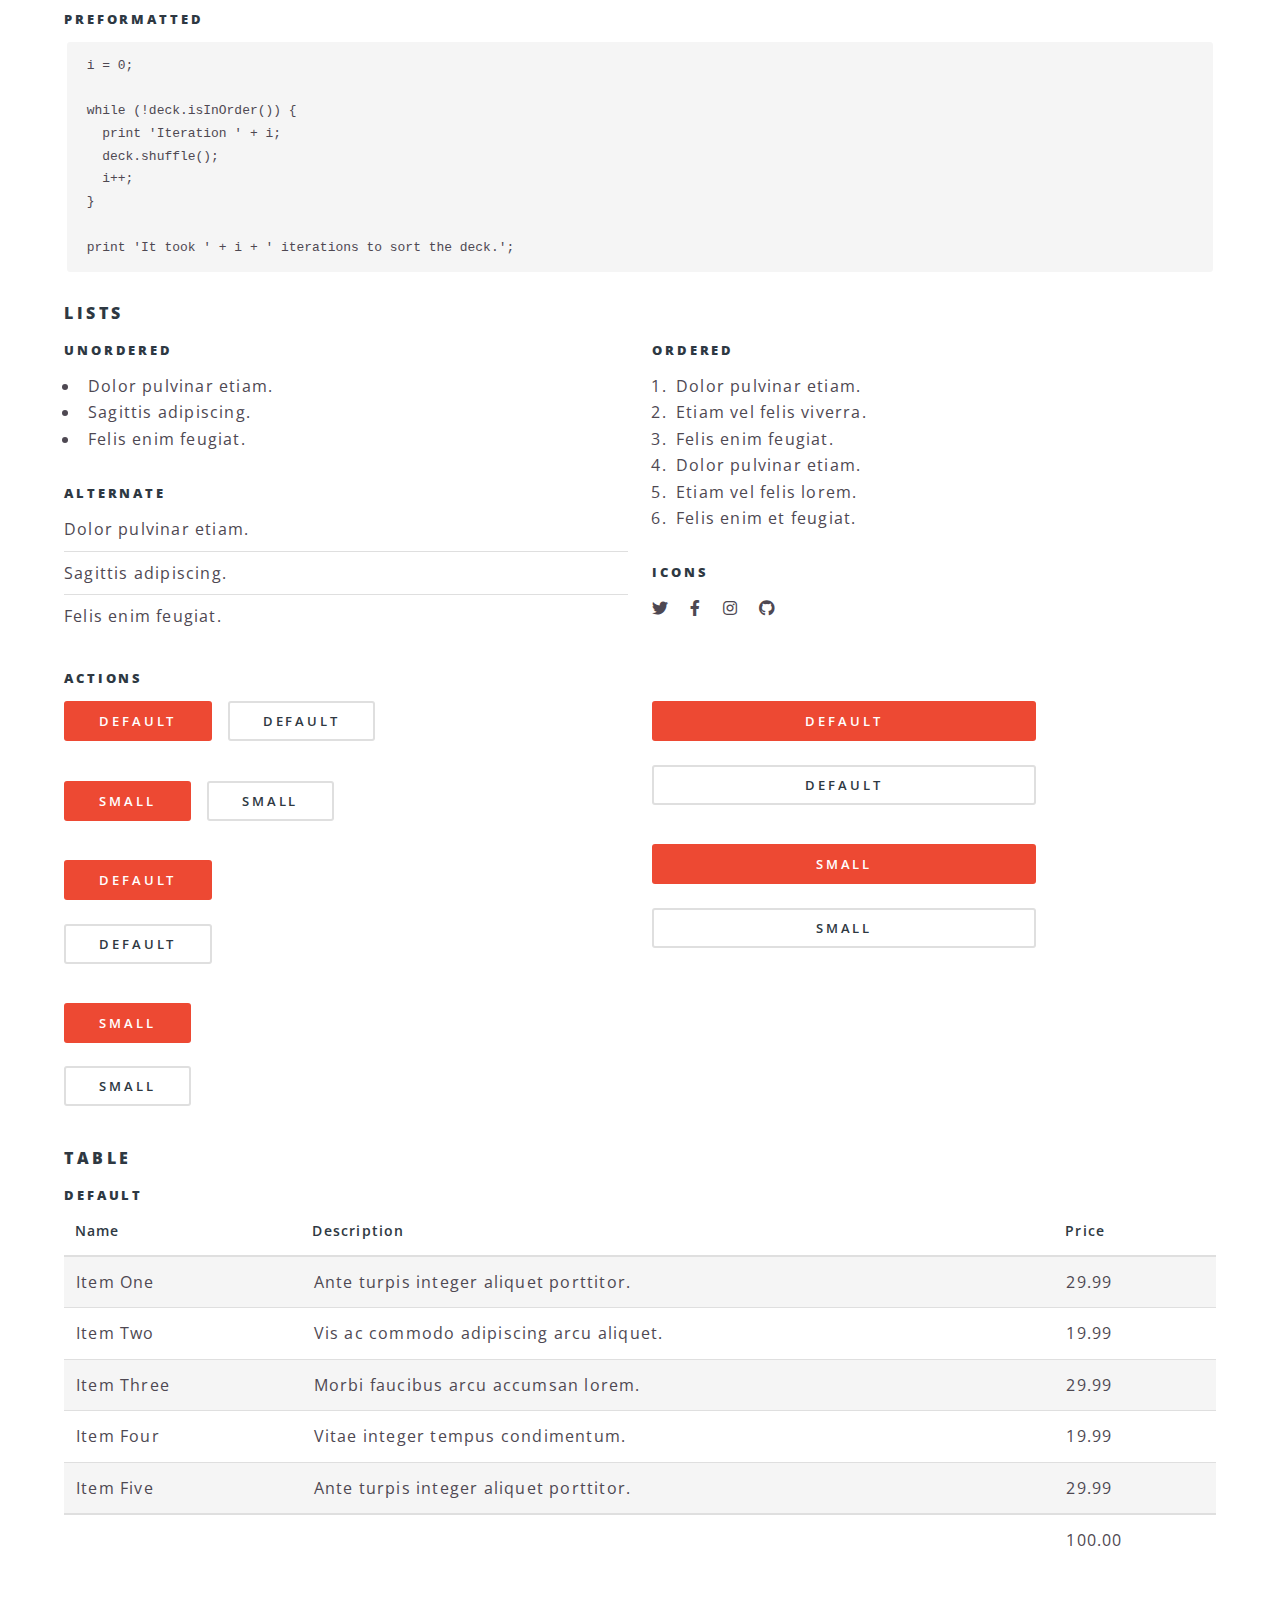
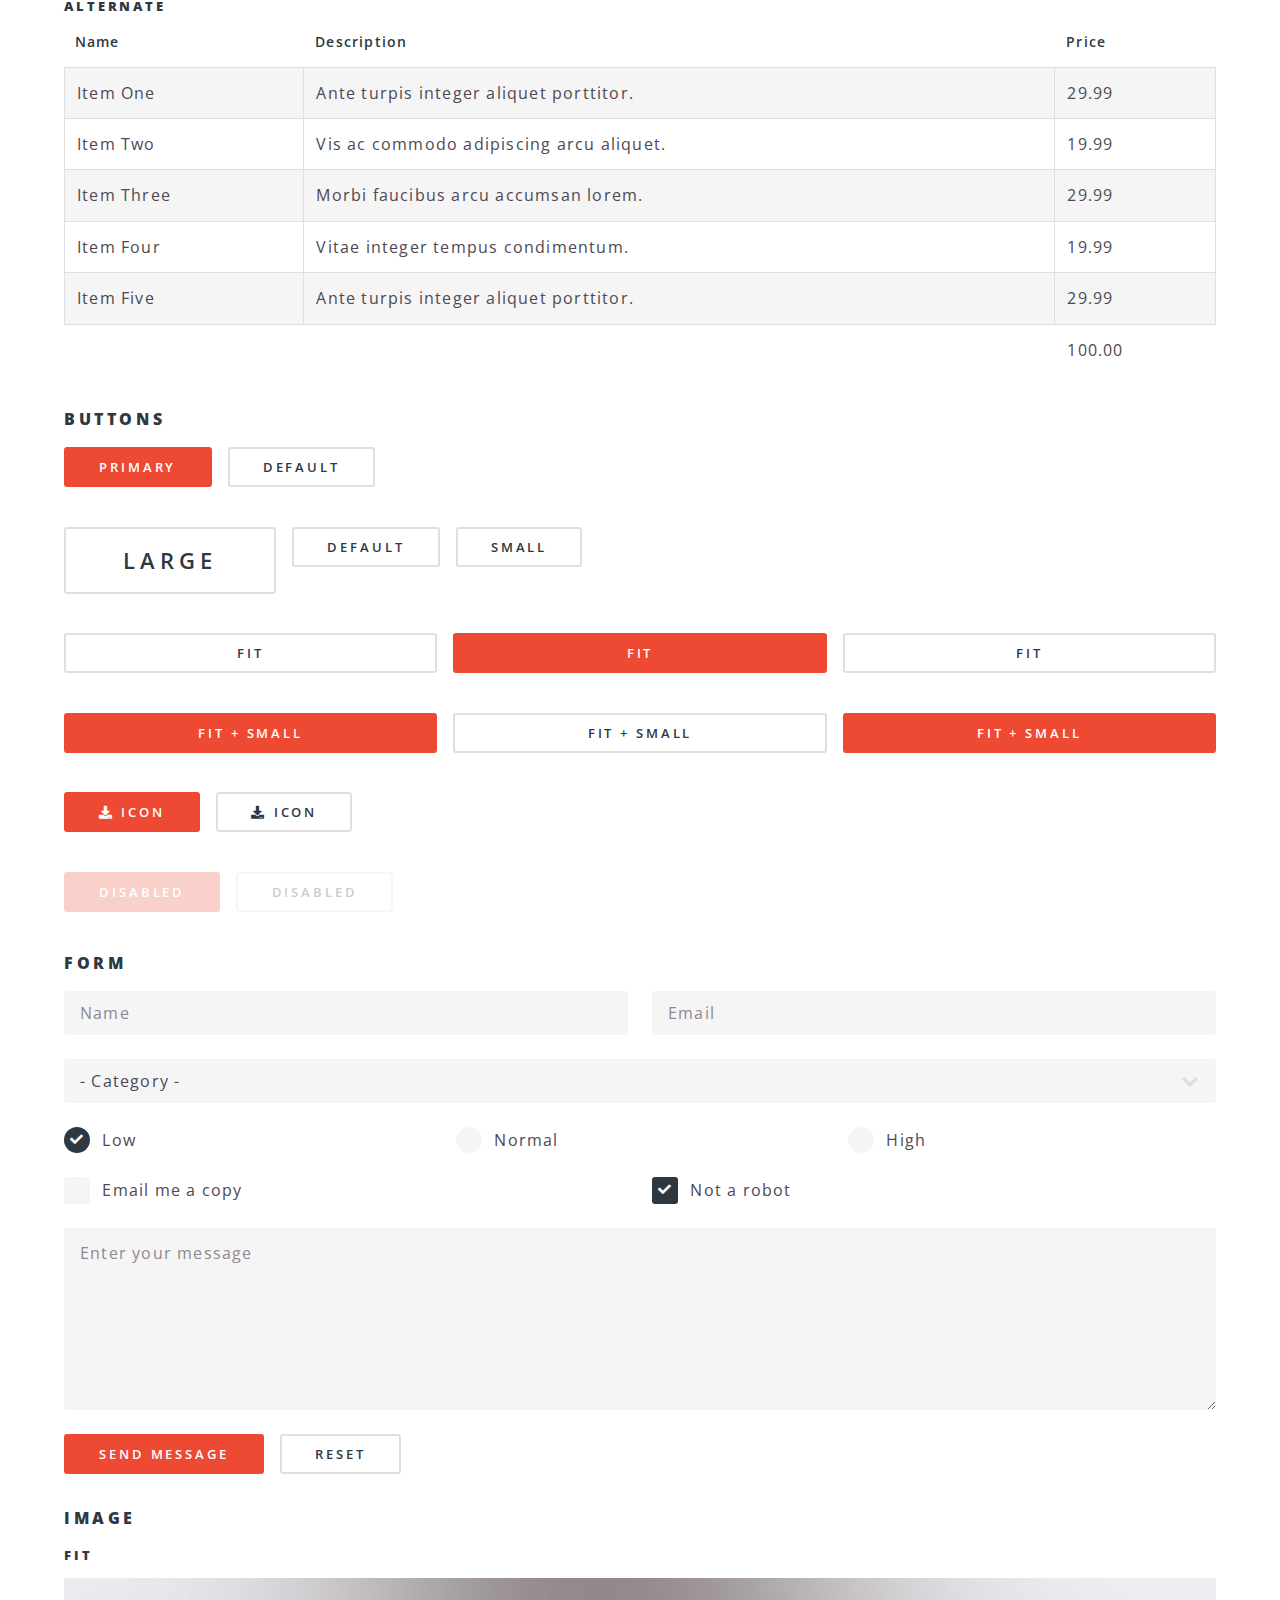
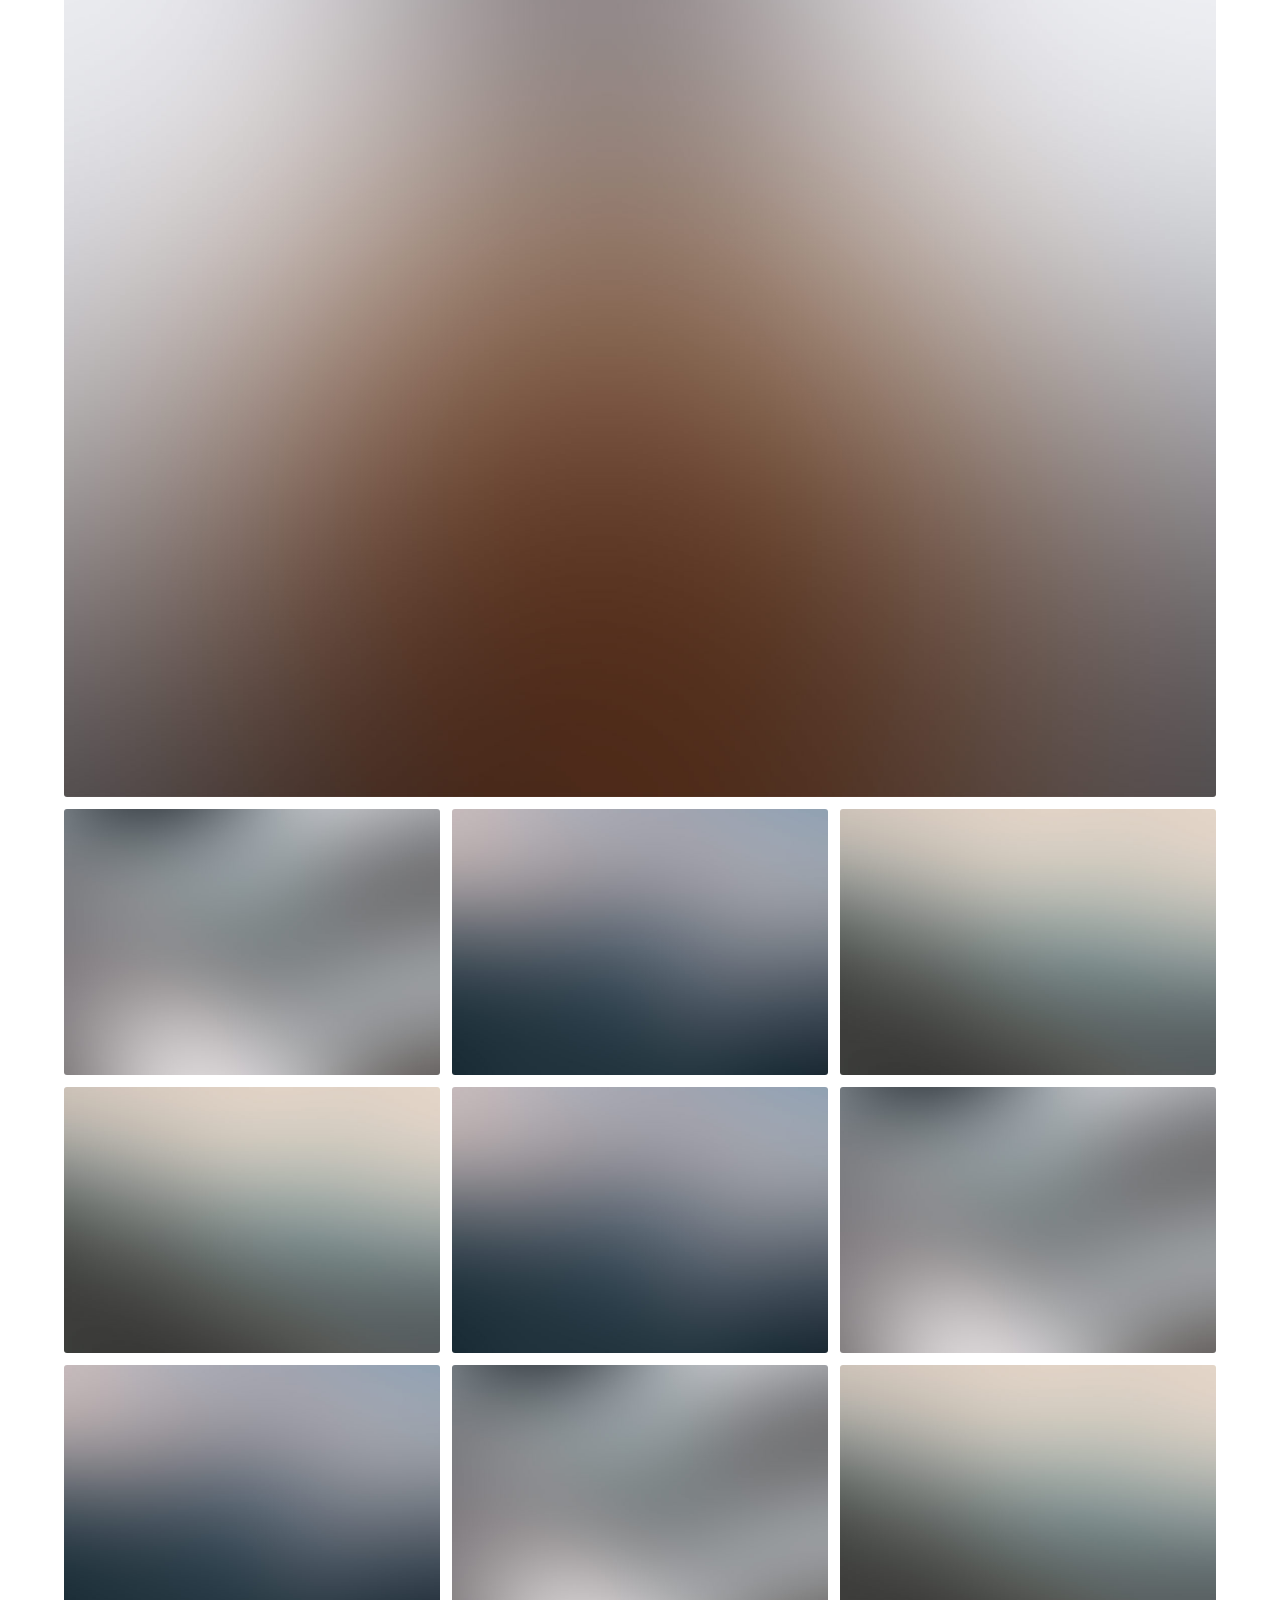
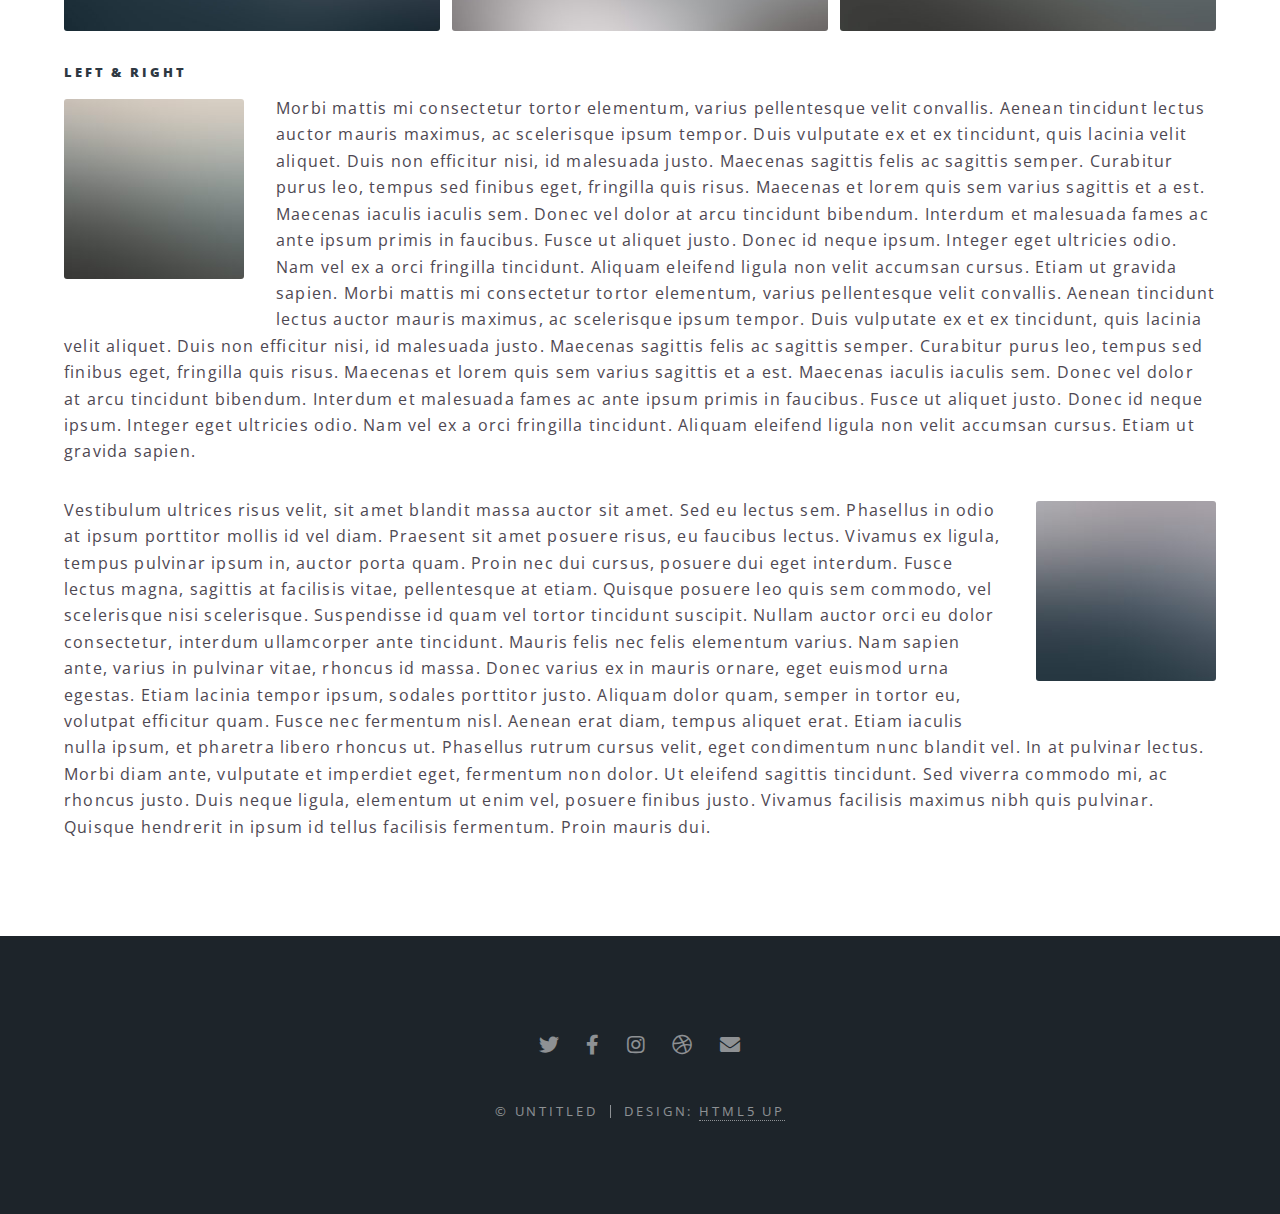
<file: web/assets/spectral/elements.html>
<!DOCTYPE HTML>
<!--
	Spectral by HTML5 UP
	html5up.net | @ajlkn
	Free for personal and commercial use under the CCA 3.0 license (html5up.net/license)
-->
<html>
	<head>
		<title>Elements - Spectral by HTML5 UP</title>
		<meta charset="utf-8" />
		<meta name="viewport" content="width=device-width, initial-scale=1, user-scalable=no" />
		<link rel="stylesheet" href="assets/css/main.css" />
		<noscript><link rel="stylesheet" href="assets/css/noscript.css" /></noscript>
	</head>
	<body class="is-preload">

		<!-- Page Wrapper -->
			<div id="page-wrapper">

				<!-- Header -->
					<header id="header">
						<h1><a href="index.html">Spectral</a></h1>
						<nav id="nav">
							<ul>
								<li class="special">
									<a href="#menu" class="menuToggle"><span>Menu</span></a>
									<div id="menu">
										<ul>
											<li><a href="index.html">Home</a></li>
											<li><a href="generic.html">Generic</a></li>
											<li><a href="elements.html">Elements</a></li>
											<li><a href="#">Sign Up</a></li>
											<li><a href="#">Log In</a></li>
										</ul>
									</div>
								</li>
							</ul>
						</nav>
					</header>

				<!-- Main -->
					<article id="main">
						<header>
							<h2>Elements</h2>
							<p>Aliquam ut ex ut interdum donec amet imperdiet eleifend</p>
						</header>
						<section class="wrapper style5">
							<div class="inner">

								<section>
									<h4>Text</h4>
									<p>This is <b>bold</b> and this is <strong>strong</strong>. This is <i>italic</i> and this is <em>emphasized</em>.
									This is <sup>superscript</sup> text and this is <sub>subscript</sub> text.
									This is <u>underlined</u> and this is code: <code>for (;;) { ... }</code>. Finally, <a href="#">this is a link</a>.</p>
									<hr />
									<header>
										<h4>Heading with a Subtitle</h4>
										<p>Lorem ipsum dolor sit amet nullam id egestas urna aliquam</p>
									</header>
									<p>Nunc lacinia ante nunc ac lobortis. Interdum adipiscing gravida odio porttitor sem non mi integer non faucibus ornare mi ut ante amet placerat aliquet. Volutpat eu sed ante lacinia sapien lorem accumsan varius montes viverra nibh in adipiscing blandit tempus accumsan.</p>
									<header>
										<h5>Heading with a Subtitle</h5>
										<p>Lorem ipsum dolor sit amet nullam id egestas urna aliquam</p>
									</header>
									<p>Nunc lacinia ante nunc ac lobortis. Interdum adipiscing gravida odio porttitor sem non mi integer non faucibus ornare mi ut ante amet placerat aliquet. Volutpat eu sed ante lacinia sapien lorem accumsan varius montes viverra nibh in adipiscing blandit tempus accumsan.</p>
									<hr />
									<h2>Heading Level 2</h2>
									<h3>Heading Level 3</h3>
									<h4>Heading Level 4</h4>
									<h5>Heading Level 5</h5>
									<h6>Heading Level 6</h6>
									<hr />
									<h5>Blockquote</h5>
									<blockquote>Fringilla nisl. Donec accumsan interdum nisi, quis tincidunt felis sagittis eget tempus euismod. Vestibulum ante ipsum primis in faucibus vestibulum. Blandit adipiscing eu felis iaculis volutpat ac adipiscing accumsan faucibus. Vestibulum ante ipsum primis in faucibus lorem ipsum dolor sit amet nullam adipiscing eu felis.</blockquote>
									<h5>Preformatted</h5>
									<pre><code>i = 0;

while (!deck.isInOrder()) {
  print 'Iteration ' + i;
  deck.shuffle();
  i++;
}

print 'It took ' + i + ' iterations to sort the deck.';</code></pre>
								</section>

								<section>
									<h4>Lists</h4>
									<div class="row">
										<div class="col-6 col-12-medium">
											<h5>Unordered</h5>
											<ul>
												<li>Dolor pulvinar etiam.</li>
												<li>Sagittis adipiscing.</li>
												<li>Felis enim feugiat.</li>
											</ul>
											<h5>Alternate</h5>
											<ul class="alt">
												<li>Dolor pulvinar etiam.</li>
												<li>Sagittis adipiscing.</li>
												<li>Felis enim feugiat.</li>
											</ul>
										</div>
										<div class="col-6 col-12-medium">
											<h5>Ordered</h5>
											<ol>
												<li>Dolor pulvinar etiam.</li>
												<li>Etiam vel felis viverra.</li>
												<li>Felis enim feugiat.</li>
												<li>Dolor pulvinar etiam.</li>
												<li>Etiam vel felis lorem.</li>
												<li>Felis enim et feugiat.</li>
											</ol>
											<h5>Icons</h5>
											<ul class="icons">
												<li><a href="#" class="icon brands fa-twitter"><span class="label">Twitter</span></a></li>
												<li><a href="#" class="icon brands fa-facebook-f"><span class="label">Facebook</span></a></li>
												<li><a href="#" class="icon brands fa-instagram"><span class="label">Instagram</span></a></li>
												<li><a href="#" class="icon brands fa-github"><span class="label">Github</span></a></li>
											</ul>
										</div>
									</div>
									<h5>Actions</h5>
									<div class="row">
										<div class="col-6 col-12-medium">
											<ul class="actions">
												<li><a href="#" class="button primary">Default</a></li>
												<li><a href="#" class="button">Default</a></li>
											</ul>
											<ul class="actions small">
												<li><a href="#" class="button primary small">Small</a></li>
												<li><a href="#" class="button small">Small</a></li>
											</ul>
											<ul class="actions stacked">
												<li><a href="#" class="button primary">Default</a></li>
												<li><a href="#" class="button">Default</a></li>
											</ul>
											<ul class="actions stacked">
												<li><a href="#" class="button primary small">Small</a></li>
												<li><a href="#" class="button small">Small</a></li>
											</ul>
										</div>
										<div class="col-6 col-12-medium">
											<ul class="actions stacked">
												<li><a href="#" class="button primary fit">Default</a></li>
												<li><a href="#" class="button fit">Default</a></li>
											</ul>
											<ul class="actions stacked">
												<li><a href="#" class="button primary small fit">Small</a></li>
												<li><a href="#" class="button small fit">Small</a></li>
											</ul>
										</div>
									</div>
								</section>

								<section>
									<h4>Table</h4>
									<h5>Default</h5>
									<div class="table-wrapper">
										<table>
											<thead>
												<tr>
													<th>Name</th>
													<th>Description</th>
													<th>Price</th>
												</tr>
											</thead>
											<tbody>
												<tr>
													<td>Item One</td>
													<td>Ante turpis integer aliquet porttitor.</td>
													<td>29.99</td>
												</tr>
												<tr>
													<td>Item Two</td>
													<td>Vis ac commodo adipiscing arcu aliquet.</td>
													<td>19.99</td>
												</tr>
												<tr>
													<td>Item Three</td>
													<td> Morbi faucibus arcu accumsan lorem.</td>
													<td>29.99</td>
												</tr>
												<tr>
													<td>Item Four</td>
													<td>Vitae integer tempus condimentum.</td>
													<td>19.99</td>
												</tr>
												<tr>
													<td>Item Five</td>
													<td>Ante turpis integer aliquet porttitor.</td>
													<td>29.99</td>
												</tr>
											</tbody>
											<tfoot>
												<tr>
													<td colspan="2"></td>
													<td>100.00</td>
												</tr>
											</tfoot>
										</table>
									</div>

									<h5>Alternate</h5>
									<div class="table-wrapper">
										<table class="alt">
											<thead>
												<tr>
													<th>Name</th>
													<th>Description</th>
													<th>Price</th>
												</tr>
											</thead>
											<tbody>
												<tr>
													<td>Item One</td>
													<td>Ante turpis integer aliquet porttitor.</td>
													<td>29.99</td>
												</tr>
												<tr>
													<td>Item Two</td>
													<td>Vis ac commodo adipiscing arcu aliquet.</td>
													<td>19.99</td>
												</tr>
												<tr>
													<td>Item Three</td>
													<td> Morbi faucibus arcu accumsan lorem.</td>
													<td>29.99</td>
												</tr>
												<tr>
													<td>Item Four</td>
													<td>Vitae integer tempus condimentum.</td>
													<td>19.99</td>
												</tr>
												<tr>
													<td>Item Five</td>
													<td>Ante turpis integer aliquet porttitor.</td>
													<td>29.99</td>
												</tr>
											</tbody>
											<tfoot>
												<tr>
													<td colspan="2"></td>
													<td>100.00</td>
												</tr>
											</tfoot>
										</table>
									</div>
								</section>

								<section>
									<h4>Buttons</h4>
									<ul class="actions">
										<li><a href="#" class="button primary">Primary</a></li>
										<li><a href="#" class="button">Default</a></li>
									</ul>
									<ul class="actions">
										<li><a href="#" class="button large">Large</a></li>
										<li><a href="#" class="button">Default</a></li>
										<li><a href="#" class="button small">Small</a></li>
									</ul>
									<ul class="actions fit">
										<li><a href="#" class="button fit">Fit</a></li>
										<li><a href="#" class="button primary fit">Fit</a></li>
										<li><a href="#" class="button fit">Fit</a></li>
									</ul>
									<ul class="actions fit small">
										<li><a href="#" class="button primary fit small">Fit + Small</a></li>
										<li><a href="#" class="button fit small">Fit + Small</a></li>
										<li><a href="#" class="button primary fit small">Fit + Small</a></li>
									</ul>
									<ul class="actions">
										<li><a href="#" class="button primary icon solid fa-download">Icon</a></li>
										<li><a href="#" class="button icon solid fa-download">Icon</a></li>
									</ul>
									<ul class="actions">
										<li><span class="button primary disabled">Disabled</span></li>
										<li><span class="button disabled">Disabled</span></li>
									</ul>
								</section>

								<section>
									<h4>Form</h4>
									<form method="post" action="#">
										<div class="row gtr-uniform">
											<div class="col-6 col-12-xsmall">
												<input type="text" name="demo-name" id="demo-name" value="" placeholder="Name" />
											</div>
											<div class="col-6 col-12-xsmall">
												<input type="email" name="demo-email" id="demo-email" value="" placeholder="Email" />
											</div>
											<div class="col-12">
												<select name="demo-category" id="demo-category">
													<option value="">- Category -</option>
													<option value="1">Manufacturing</option>
													<option value="1">Shipping</option>
													<option value="1">Administration</option>
													<option value="1">Human Resources</option>
												</select>
											</div>
											<div class="col-4 col-12-small">
												<input type="radio" id="demo-priority-low" name="demo-priority" checked>
												<label for="demo-priority-low">Low</label>
											</div>
											<div class="col-4 col-12-small">
												<input type="radio" id="demo-priority-normal" name="demo-priority">
												<label for="demo-priority-normal">Normal</label>
											</div>
											<div class="col-4 col-12-small">
												<input type="radio" id="demo-priority-high" name="demo-priority">
												<label for="demo-priority-high">High</label>
											</div>
											<div class="col-6 col-12-small">
												<input type="checkbox" id="demo-copy" name="demo-copy">
												<label for="demo-copy">Email me a copy</label>
											</div>
											<div class="col-6 col-12-small">
												<input type="checkbox" id="demo-human" name="demo-human" checked>
												<label for="demo-human">Not a robot</label>
											</div>
											<div class="col-12">
												<textarea name="demo-message" id="demo-message" placeholder="Enter your message" rows="6"></textarea>
											</div>
											<div class="col-12">
												<ul class="actions">
													<li><input type="submit" value="Send Message" class="primary" /></li>
													<li><input type="reset" value="Reset" /></li>
												</ul>
											</div>
										</div>
									</form>
								</section>

								<section>
									<h4>Image</h4>
									<h5>Fit</h5>
									<div class="box alt">
										<div class="row gtr-50 gtr-uniform">
											<div class="col-12"><span class="image fit"><img src="images/banner.jpg" alt="" /></span></div>
											<div class="col-4"><span class="image fit"><img src="images/pic01.jpg" alt="" /></span></div>
											<div class="col-4"><span class="image fit"><img src="images/pic02.jpg" alt="" /></span></div>
											<div class="col-4"><span class="image fit"><img src="images/pic03.jpg" alt="" /></span></div>
											<div class="col-4"><span class="image fit"><img src="images/pic03.jpg" alt="" /></span></div>
											<div class="col-4"><span class="image fit"><img src="images/pic02.jpg" alt="" /></span></div>
											<div class="col-4"><span class="image fit"><img src="images/pic01.jpg" alt="" /></span></div>
											<div class="col-4"><span class="image fit"><img src="images/pic02.jpg" alt="" /></span></div>
											<div class="col-4"><span class="image fit"><img src="images/pic01.jpg" alt="" /></span></div>
											<div class="col-4"><span class="image fit"><img src="images/pic03.jpg" alt="" /></span></div>
										</div>
									</div>
									<h5>Left &amp; Right</h5>
									<p><span class="image left"><img src="images/pic04.jpg" alt="" /></span>Morbi mattis mi consectetur tortor elementum, varius pellentesque velit convallis. Aenean tincidunt lectus auctor mauris maximus, ac scelerisque ipsum tempor. Duis vulputate ex et ex tincidunt, quis lacinia velit aliquet. Duis non efficitur nisi, id malesuada justo. Maecenas sagittis felis ac sagittis semper. Curabitur purus leo, tempus sed finibus eget, fringilla quis risus. Maecenas et lorem quis sem varius sagittis et a est. Maecenas iaculis iaculis sem. Donec vel dolor at arcu tincidunt bibendum. Interdum et malesuada fames ac ante ipsum primis in faucibus. Fusce ut aliquet justo. Donec id neque ipsum. Integer eget ultricies odio. Nam vel ex a orci fringilla tincidunt. Aliquam eleifend ligula non velit accumsan cursus. Etiam ut gravida sapien. Morbi mattis mi consectetur tortor elementum, varius pellentesque velit convallis. Aenean tincidunt lectus auctor mauris maximus, ac scelerisque ipsum tempor. Duis vulputate ex et ex tincidunt, quis lacinia velit aliquet. Duis non efficitur nisi, id malesuada justo. Maecenas sagittis felis ac sagittis semper. Curabitur purus leo, tempus sed finibus eget, fringilla quis risus. Maecenas et lorem quis sem varius sagittis et a est. Maecenas iaculis iaculis sem. Donec vel dolor at arcu tincidunt bibendum. Interdum et malesuada fames ac ante ipsum primis in faucibus. Fusce ut aliquet justo. Donec id neque ipsum. Integer eget ultricies odio. Nam vel ex a orci fringilla tincidunt. Aliquam eleifend ligula non velit accumsan cursus. Etiam ut gravida sapien.</p>
									<p><span class="image right"><img src="images/pic05.jpg" alt="" /></span>Vestibulum ultrices risus velit, sit amet blandit massa auctor sit amet. Sed eu lectus sem. Phasellus in odio at ipsum porttitor mollis id vel diam. Praesent sit amet posuere risus, eu faucibus lectus. Vivamus ex ligula, tempus pulvinar ipsum in, auctor porta quam. Proin nec dui cursus, posuere dui eget interdum. Fusce lectus magna, sagittis at facilisis vitae, pellentesque at etiam. Quisque posuere leo quis sem commodo, vel scelerisque nisi scelerisque. Suspendisse id quam vel tortor tincidunt suscipit. Nullam auctor orci eu dolor consectetur, interdum ullamcorper ante tincidunt. Mauris felis nec felis elementum varius. Nam sapien ante, varius in pulvinar vitae, rhoncus id massa. Donec varius ex in mauris ornare, eget euismod urna egestas. Etiam lacinia tempor ipsum, sodales porttitor justo. Aliquam dolor quam, semper in tortor eu, volutpat efficitur quam. Fusce nec fermentum nisl. Aenean erat diam, tempus aliquet erat. Etiam iaculis nulla ipsum, et pharetra libero rhoncus ut. Phasellus rutrum cursus velit, eget condimentum nunc blandit vel. In at pulvinar lectus. Morbi diam ante, vulputate et imperdiet eget, fermentum non dolor. Ut eleifend sagittis tincidunt. Sed viverra commodo mi, ac rhoncus justo. Duis neque ligula, elementum ut enim vel, posuere finibus justo. Vivamus facilisis maximus nibh quis pulvinar. Quisque hendrerit in ipsum id tellus facilisis fermentum. Proin mauris dui.</p>
								</section>

							</div>
						</section>
					</article>

				<!-- Footer -->
					<footer id="footer">
						<ul class="icons">
							<li><a href="#" class="icon brands fa-twitter"><span class="label">Twitter</span></a></li>
							<li><a href="#" class="icon brands fa-facebook-f"><span class="label">Facebook</span></a></li>
							<li><a href="#" class="icon brands fa-instagram"><span class="label">Instagram</span></a></li>
							<li><a href="#" class="icon brands fa-dribbble"><span class="label">Dribbble</span></a></li>
							<li><a href="#" class="icon solid fa-envelope"><span class="label">Email</span></a></li>
						</ul>
						<ul class="copyright">
							<li>&copy; Untitled</li><li>Design: <a href="http://html5up.net">HTML5 UP</a></li>
						</ul>
					</footer>

			</div>

		<!-- Scripts -->
			<script src="assets/js/jquery.min.js"></script>
			<script src="assets/js/jquery.scrollex.min.js"></script>
			<script src="assets/js/jquery.scrolly.min.js"></script>
			<script src="assets/js/browser.min.js"></script>
			<script src="assets/js/breakpoints.min.js"></script>
			<script src="assets/js/util.js"></script>
			<script src="assets/js/main.js"></script>

	</body>
</html>
</file>
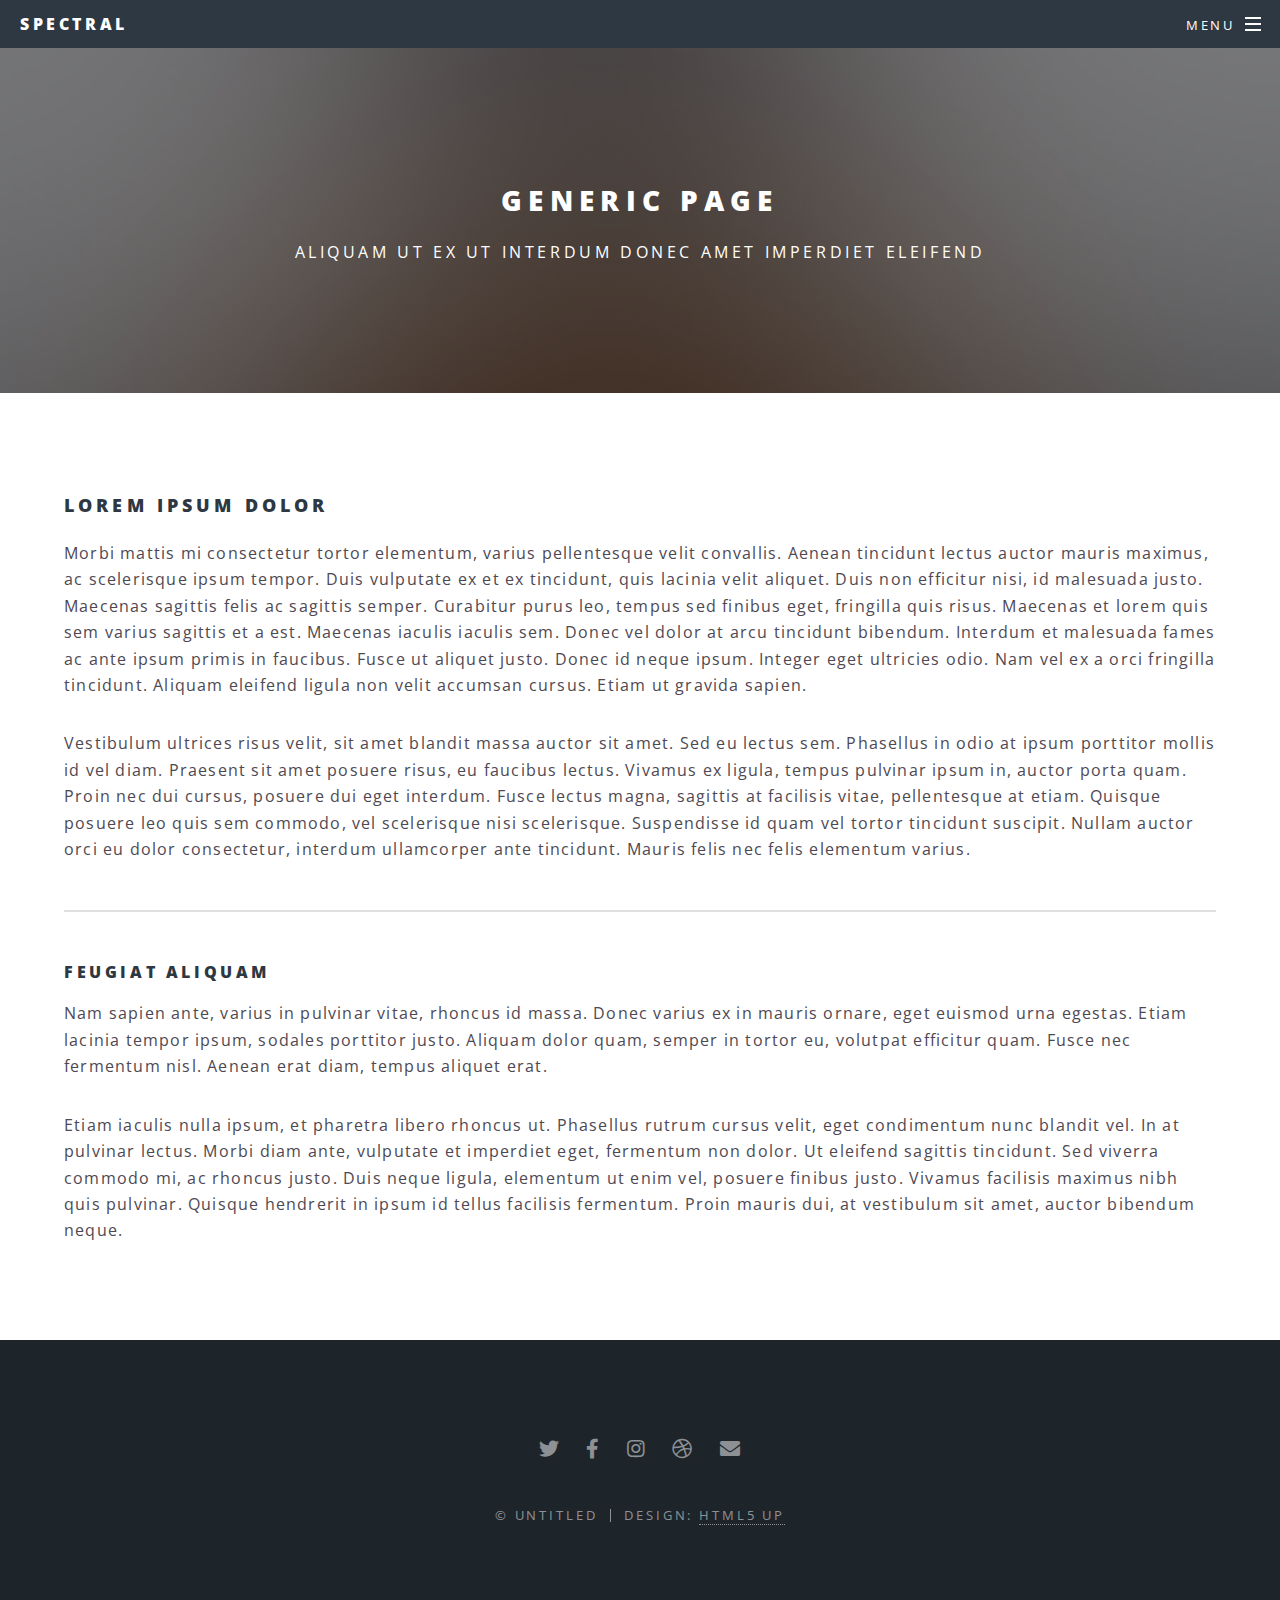
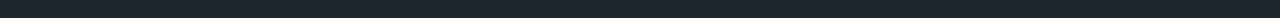
<file: web/assets/spectral/generic.html>
<!DOCTYPE HTML>
<!--
	Spectral by HTML5 UP
	html5up.net | @ajlkn
	Free for personal and commercial use under the CCA 3.0 license (html5up.net/license)
-->
<html>
	<head>
		<title>Generic - Spectral by HTML5 UP</title>
		<meta charset="utf-8" />
		<meta name="viewport" content="width=device-width, initial-scale=1, user-scalable=no" />
		<link rel="stylesheet" href="assets/css/main.css" />
		<noscript><link rel="stylesheet" href="assets/css/noscript.css" /></noscript>
	</head>
	<body class="is-preload">

		<!-- Page Wrapper -->
			<div id="page-wrapper">

				<!-- Header -->
					<header id="header">
						<h1><a href="index.html">Spectral</a></h1>
						<nav id="nav">
							<ul>
								<li class="special">
									<a href="#menu" class="menuToggle"><span>Menu</span></a>
									<div id="menu">
										<ul>
											<li><a href="index.html">Home</a></li>
											<li><a href="generic.html">Generic</a></li>
											<li><a href="elements.html">Elements</a></li>
											<li><a href="#">Sign Up</a></li>
											<li><a href="#">Log In</a></li>
										</ul>
									</div>
								</li>
							</ul>
						</nav>
					</header>

				<!-- Main -->
					<article id="main">
						<header>
							<h2>Generic Page</h2>
							<p>Aliquam ut ex ut interdum donec amet imperdiet eleifend</p>
						</header>
						<section class="wrapper style5">
							<div class="inner">

								<h3>Lorem ipsum dolor</h3>
								<p>Morbi mattis mi consectetur tortor elementum, varius pellentesque velit convallis. Aenean tincidunt lectus auctor mauris maximus, ac scelerisque ipsum tempor. Duis vulputate ex et ex tincidunt, quis lacinia velit aliquet. Duis non efficitur nisi, id malesuada justo. Maecenas sagittis felis ac sagittis semper. Curabitur purus leo, tempus sed finibus eget, fringilla quis risus. Maecenas et lorem quis sem varius sagittis et a est. Maecenas iaculis iaculis sem. Donec vel dolor at arcu tincidunt bibendum. Interdum et malesuada fames ac ante ipsum primis in faucibus. Fusce ut aliquet justo. Donec id neque ipsum. Integer eget ultricies odio. Nam vel ex a orci fringilla tincidunt. Aliquam eleifend ligula non velit accumsan cursus. Etiam ut gravida sapien.</p>

								<p>Vestibulum ultrices risus velit, sit amet blandit massa auctor sit amet. Sed eu lectus sem. Phasellus in odio at ipsum porttitor mollis id vel diam. Praesent sit amet posuere risus, eu faucibus lectus. Vivamus ex ligula, tempus pulvinar ipsum in, auctor porta quam. Proin nec dui cursus, posuere dui eget interdum. Fusce lectus magna, sagittis at facilisis vitae, pellentesque at etiam. Quisque posuere leo quis sem commodo, vel scelerisque nisi scelerisque. Suspendisse id quam vel tortor tincidunt suscipit. Nullam auctor orci eu dolor consectetur, interdum ullamcorper ante tincidunt. Mauris felis nec felis elementum varius.</p>

								<hr />

								<h4>Feugiat aliquam</h4>
								<p>Nam sapien ante, varius in pulvinar vitae, rhoncus id massa. Donec varius ex in mauris ornare, eget euismod urna egestas. Etiam lacinia tempor ipsum, sodales porttitor justo. Aliquam dolor quam, semper in tortor eu, volutpat efficitur quam. Fusce nec fermentum nisl. Aenean erat diam, tempus aliquet erat.</p>

								<p>Etiam iaculis nulla ipsum, et pharetra libero rhoncus ut. Phasellus rutrum cursus velit, eget condimentum nunc blandit vel. In at pulvinar lectus. Morbi diam ante, vulputate et imperdiet eget, fermentum non dolor. Ut eleifend sagittis tincidunt. Sed viverra commodo mi, ac rhoncus justo. Duis neque ligula, elementum ut enim vel, posuere finibus justo. Vivamus facilisis maximus nibh quis pulvinar. Quisque hendrerit in ipsum id tellus facilisis fermentum. Proin mauris dui, at vestibulum sit amet, auctor bibendum neque.</p>

							</div>
						</section>
					</article>

				<!-- Footer -->
					<footer id="footer">
						<ul class="icons">
							<li><a href="#" class="icon brands fa-twitter"><span class="label">Twitter</span></a></li>
							<li><a href="#" class="icon brands fa-facebook-f"><span class="label">Facebook</span></a></li>
							<li><a href="#" class="icon brands fa-instagram"><span class="label">Instagram</span></a></li>
							<li><a href="#" class="icon brands fa-dribbble"><span class="label">Dribbble</span></a></li>
							<li><a href="#" class="icon solid fa-envelope"><span class="label">Email</span></a></li>
						</ul>
						<ul class="copyright">
							<li>&copy; Untitled</li><li>Design: <a href="http://html5up.net">HTML5 UP</a></li>
						</ul>
					</footer>

			</div>

		<!-- Scripts -->
			<script src="assets/js/jquery.min.js"></script>
			<script src="assets/js/jquery.scrollex.min.js"></script>
			<script src="assets/js/jquery.scrolly.min.js"></script>
			<script src="assets/js/browser.min.js"></script>
			<script src="assets/js/breakpoints.min.js"></script>
			<script src="assets/js/util.js"></script>
			<script src="assets/js/main.js"></script>

	</body>
</html>
</file>
<file: web/assets/spectral/assets/css/noscript.css>
/*
	Spectral by HTML5 UP
	html5up.net | @ajlkn
	Free for personal and commercial use under the CCA 3.0 license (html5up.net/license)
*/

/* Banner */

	body.is-preload #banner h2 {
		-moz-transform: none;
		-webkit-transform: none;
		-ms-transform: none;
		transform: none;
		opacity: 1;
	}

		body.is-preload #banner h2:before, body.is-preload #banner h2:after {
			width: 100%;
		}

	body.is-preload #banner .more {
		-moz-transform: none;
		-webkit-transform: none;
		-ms-transform: none;
		transform: none;
		opacity: 1;
	}

	body.is-preload #banner:after {
		opacity: 0;
	}
</file>
<file: web/assets/spectral/assets/css/main.css>
@import url(fontawesome-all.min.css);
@import url("https://fonts.googleapis.com/css?family=Open+Sans:400,400italic,600,600italic,800,800italic");

/*
	Spectral by HTML5 UP
	html5up.net | @ajlkn
	Free for personal and commercial use under the CCA 3.0 license (html5up.net/license)
*/

html, body, div, span, applet, object,
iframe, h1, h2, h3, h4, h5, h6, p, blockquote,
pre, a, abbr, acronym, address, big, cite,
code, del, dfn, em, img, ins, kbd, q, s, samp,
small, strike, strong, sub, sup, tt, var, b,
u, i, center, dl, dt, dd, ol, ul, li, fieldset,
form, label, legend, table, caption, tbody,
tfoot, thead, tr, th, td, article, aside,
canvas, details, embed, figure, figcaption,
footer, header, hgroup, menu, nav, output, ruby,
section, summary, time, mark, audio, video {
	margin: 0;
	padding: 0;
	border: 0;
	font-size: 100%;
	font: inherit;
	vertical-align: baseline;}

article, aside, details, figcaption, figure,
footer, header, hgroup, menu, nav, section {
	display: block;}

body {
	line-height: 1;
}

ol, ul {
	list-style: none;
}

blockquote, q {
	quotes: none;
}

	blockquote:before, blockquote:after, q:before, q:after {
		content: '';
		content: none;
	}

table {
	border-collapse: collapse;
	border-spacing: 0;
}

body {
	-webkit-text-size-adjust: none;
}

mark {
	background-color: transparent;
	color: inherit;
}

input::-moz-focus-inner {
	border: 0;
	padding: 0;
}

input, select, textarea {
	-moz-appearance: none;
	-webkit-appearance: none;
	-ms-appearance: none;
	appearance: none;
}

/* Basic */

	@-ms-viewport {
		width: device-width;
	}

	html {
		box-sizing: border-box;
	}

	*, *:before, *:after {
		box-sizing: inherit;
	}

	body {
		background: #2e3842;
	}

		body.is-preload *, body.is-preload *:before, body.is-preload *:after {
			-moz-animation: none !important;
			-webkit-animation: none !important;
			-ms-animation: none !important;
			animation: none !important;
			-moz-transition: none !important;
			-webkit-transition: none !important;
			-ms-transition: none !important;
			transition: none !important;
		}

	body, input, select, textarea {
		color: #fff;
		font-family: "Open Sans", Helvetica, sans-serif;
		font-size: 15pt;
		font-weight: 400;
		letter-spacing: 0.075em;
		line-height: 1.65em;
	}

		@media screen and (max-width: 1680px) {

			body, input, select, textarea {
				font-size: 13pt;
			}

		}

		@media screen and (max-width: 1280px) {

			body, input, select, textarea {
				font-size: 12pt;
			}

		}

		@media screen and (max-width: 736px) {

			body, input, select, textarea {
				font-size: 11pt;
				letter-spacing: 0.0375em;
			}

		}

	a {
		-moz-transition: color 0.2s ease, border-bottom-color 0.2s ease;
		-webkit-transition: color 0.2s ease, border-bottom-color 0.2s ease;
		-ms-transition: color 0.2s ease, border-bottom-color 0.2s ease;
		transition: color 0.2s ease, border-bottom-color 0.2s ease;
		border-bottom: dotted 1px;
		color: inherit;
		text-decoration: none;
	}

		a:hover {
			border-bottom-color: transparent;
		}

	strong, b {
		color: #fff;
		font-weight: 600;
	}

	em, i {
		font-style: italic;
	}

	p {
		margin: 0 0 2em 0;
	}

	h1, h2, h3, h4, h5, h6 {
		color: #fff;
		font-weight: 800;
		letter-spacing: 0.225em;
		line-height: 1em;
		margin: 0 0 1em 0;
		text-transform: uppercase;
	}

		h1 a, h2 a, h3 a, h4 a, h5 a, h6 a {
			color: inherit;
			text-decoration: none;
		}

	h2 {
		font-size: 1.35em;
		line-height: 1.75em;
	}

		@media screen and (max-width: 736px) {

			h2 {
				font-size: 1.1em;
				line-height: 1.65em;
			}

		}

	h3 {
		font-size: 1.15em;
		line-height: 1.75em;
	}

		@media screen and (max-width: 736px) {

			h3 {
				font-size: 1em;
				line-height: 1.65em;
			}

		}

	h4 {
		font-size: 1em;
		line-height: 1.5em;
	}

	h5 {
		font-size: 0.8em;
		line-height: 1.5em;
	}

	h6 {
		font-size: 0.7em;
		line-height: 1.5em;
	}

	sub {
		font-size: 0.8em;
		position: relative;
		top: 0.5em;
	}

	sup {
		font-size: 0.8em;
		position: relative;
		top: -0.5em;
	}

	hr {
		border: 0;
		border-bottom: solid 2px #fff;
		margin: 3em 0;
	}

		hr.major {
			margin: 4.5em 0;
		}

	blockquote {
		border-left: solid 4px #fff;
		font-style: italic;
		margin: 0 0 2em 0;
		padding: 0.5em 0 0.5em 2em;
	}

	code {
		background: rgba(144, 144, 144, 0.25);
		border-radius: 3px;
		font-family: "Courier New", monospace;
		font-size: 0.9em;
		letter-spacing: 0;
		margin: 0 0.25em;
		padding: 0.25em 0.65em;
	}

	pre {
		-webkit-overflow-scrolling: touch;
		font-family: "Courier New", monospace;
		font-size: 0.9em;
		margin: 0 0 2em 0;
	}

		pre code {
			display: block;
			line-height: 1.75em;
			padding: 1em 1.5em;
			overflow-x: auto;
		}

	.align-left {
		text-align: left;
	}

	.align-center {
		text-align: center;
	}

	.align-right {
		text-align: right;
	}

/* Row */

	.row {
		display: flex;
		flex-wrap: wrap;
		box-sizing: border-box;
		align-items: stretch;
	}

		.row > * {
			box-sizing: border-box;
		}

		.row.gtr-uniform > * > :last-child {
			margin-bottom: 0;
		}

		.row.aln-left {
			justify-content: flex-start;
		}

		.row.aln-center {
			justify-content: center;
		}

		.row.aln-right {
			justify-content: flex-end;
		}

		.row.aln-top {
			align-items: flex-start;
		}

		.row.aln-middle {
			align-items: center;
		}

		.row.aln-bottom {
			align-items: flex-end;
		}

		.row > .imp {
			order: -1;
		}

		.row > .col-1 {
			width: 8.33333%;
		}

		.row > .off-1 {
			margin-left: 8.33333%;
		}

		.row > .col-2 {
			width: 16.66667%;
		}

		.row > .off-2 {
			margin-left: 16.66667%;
		}

		.row > .col-3 {
			width: 25%;
		}

		.row > .off-3 {
			margin-left: 25%;
		}

		.row > .col-4 {
			width: 33.33333%;
		}

		.row > .off-4 {
			margin-left: 33.33333%;
		}

		.row > .col-5 {
			width: 41.66667%;
		}

		.row > .off-5 {
			margin-left: 41.66667%;
		}

		.row > .col-6 {
			width: 50%;
		}

		.row > .off-6 {
			margin-left: 50%;
		}

		.row > .col-7 {
			width: 58.33333%;
		}

		.row > .off-7 {
			margin-left: 58.33333%;
		}

		.row > .col-8 {
			width: 66.66667%;
		}

		.row > .off-8 {
			margin-left: 66.66667%;
		}

		.row > .col-9 {
			width: 75%;
		}

		.row > .off-9 {
			margin-left: 75%;
		}

		.row > .col-10 {
			width: 83.33333%;
		}

		.row > .off-10 {
			margin-left: 83.33333%;
		}

		.row > .col-11 {
			width: 91.66667%;
		}

		.row > .off-11 {
			margin-left: 91.66667%;
		}

		.row > .col-12 {
			width: 100%;
		}

		.row > .off-12 {
			margin-left: 100%;
		}

		.row.gtr-0 {
			margin-top: 0;
			margin-left: 0em;
		}

			.row.gtr-0 > * {
				padding: 0 0 0 0em;
			}

			.row.gtr-0.gtr-uniform {
				margin-top: 0em;
			}

				.row.gtr-0.gtr-uniform > * {
					padding-top: 0em;
				}

		.row.gtr-25 {
			margin-top: 0;
			margin-left: -0.375em;
		}

			.row.gtr-25 > * {
				padding: 0 0 0 0.375em;
			}

			.row.gtr-25.gtr-uniform {
				margin-top: -0.375em;
			}

				.row.gtr-25.gtr-uniform > * {
					padding-top: 0.375em;
				}

		.row.gtr-50 {
			margin-top: 0;
			margin-left: -0.75em;
		}

			.row.gtr-50 > * {
				padding: 0 0 0 0.75em;
			}

			.row.gtr-50.gtr-uniform {
				margin-top: -0.75em;
			}

				.row.gtr-50.gtr-uniform > * {
					padding-top: 0.75em;
				}

		.row {
			margin-top: 0;
			margin-left: -1.5em;
		}

			.row > * {
				padding: 0 0 0 1.5em;
			}

			.row.gtr-uniform {
				margin-top: -1.5em;
			}

				.row.gtr-uniform > * {
					padding-top: 1.5em;
				}

		.row.gtr-150 {
			margin-top: 0;
			margin-left: -2.25em;
		}

			.row.gtr-150 > * {
				padding: 0 0 0 2.25em;
			}

			.row.gtr-150.gtr-uniform {
				margin-top: -2.25em;
			}

				.row.gtr-150.gtr-uniform > * {
					padding-top: 2.25em;
				}

		.row.gtr-200 {
			margin-top: 0;
			margin-left: -3em;
		}

			.row.gtr-200 > * {
				padding: 0 0 0 3em;
			}

			.row.gtr-200.gtr-uniform {
				margin-top: -3em;
			}

				.row.gtr-200.gtr-uniform > * {
					padding-top: 3em;
				}

		@media screen and (max-width: 1680px) {

			.row {
				display: flex;
				flex-wrap: wrap;
				box-sizing: border-box;
				align-items: stretch;
			}

				.row > * {
					box-sizing: border-box;
				}

				.row.gtr-uniform > * > :last-child {
					margin-bottom: 0;
				}

				.row.aln-left {
					justify-content: flex-start;
				}

				.row.aln-center {
					justify-content: center;
				}

				.row.aln-right {
					justify-content: flex-end;
				}

				.row.aln-top {
					align-items: flex-start;
				}

				.row.aln-middle {
					align-items: center;
				}

				.row.aln-bottom {
					align-items: flex-end;
				}

				.row > .imp-xlarge {
					order: -1;
				}

				.row > .col-1-xlarge {
					width: 8.33333%;
				}

				.row > .off-1-xlarge {
					margin-left: 8.33333%;
				}

				.row > .col-2-xlarge {
					width: 16.66667%;
				}

				.row > .off-2-xlarge {
					margin-left: 16.66667%;
				}

				.row > .col-3-xlarge {
					width: 25%;
				}

				.row > .off-3-xlarge {
					margin-left: 25%;
				}

				.row > .col-4-xlarge {
					width: 33.33333%;
				}

				.row > .off-4-xlarge {
					margin-left: 33.33333%;
				}

				.row > .col-5-xlarge {
					width: 41.66667%;
				}

				.row > .off-5-xlarge {
					margin-left: 41.66667%;
				}

				.row > .col-6-xlarge {
					width: 50%;
				}

				.row > .off-6-xlarge {
					margin-left: 50%;
				}

				.row > .col-7-xlarge {
					width: 58.33333%;
				}

				.row > .off-7-xlarge {
					margin-left: 58.33333%;
				}

				.row > .col-8-xlarge {
					width: 66.66667%;
				}

				.row > .off-8-xlarge {
					margin-left: 66.66667%;
				}

				.row > .col-9-xlarge {
					width: 75%;
				}

				.row > .off-9-xlarge {
					margin-left: 75%;
				}

				.row > .col-10-xlarge {
					width: 83.33333%;
				}

				.row > .off-10-xlarge {
					margin-left: 83.33333%;
				}

				.row > .col-11-xlarge {
					width: 91.66667%;
				}

				.row > .off-11-xlarge {
					margin-left: 91.66667%;
				}

				.row > .col-12-xlarge {
					width: 100%;
				}

				.row > .off-12-xlarge {
					margin-left: 100%;
				}

				.row.gtr-0 {
					margin-top: 0;
					margin-left: 0em;
				}

					.row.gtr-0 > * {
						padding: 0 0 0 0em;
					}

					.row.gtr-0.gtr-uniform {
						margin-top: 0em;
					}

						.row.gtr-0.gtr-uniform > * {
							padding-top: 0em;
						}

				.row.gtr-25 {
					margin-top: 0;
					margin-left: -0.375em;
				}

					.row.gtr-25 > * {
						padding: 0 0 0 0.375em;
					}

					.row.gtr-25.gtr-uniform {
						margin-top: -0.375em;
					}

						.row.gtr-25.gtr-uniform > * {
							padding-top: 0.375em;
						}

				.row.gtr-50 {
					margin-top: 0;
					margin-left: -0.75em;
				}

					.row.gtr-50 > * {
						padding: 0 0 0 0.75em;
					}

					.row.gtr-50.gtr-uniform {
						margin-top: -0.75em;
					}

						.row.gtr-50.gtr-uniform > * {
							padding-top: 0.75em;
						}

				.row {
					margin-top: 0;
					margin-left: -1.5em;
				}

					.row > * {
						padding: 0 0 0 1.5em;
					}

					.row.gtr-uniform {
						margin-top: -1.5em;
					}

						.row.gtr-uniform > * {
							padding-top: 1.5em;
						}

				.row.gtr-150 {
					margin-top: 0;
					margin-left: -2.25em;
				}

					.row.gtr-150 > * {
						padding: 0 0 0 2.25em;
					}

					.row.gtr-150.gtr-uniform {
						margin-top: -2.25em;
					}

						.row.gtr-150.gtr-uniform > * {
							padding-top: 2.25em;
						}

				.row.gtr-200 {
					margin-top: 0;
					margin-left: -3em;
				}

					.row.gtr-200 > * {
						padding: 0 0 0 3em;
					}

					.row.gtr-200.gtr-uniform {
						margin-top: -3em;
					}

						.row.gtr-200.gtr-uniform > * {
							padding-top: 3em;
						}

		}

		@media screen and (max-width: 1280px) {

			.row {
				display: flex;
				flex-wrap: wrap;
				box-sizing: border-box;
				align-items: stretch;
			}

				.row > * {
					box-sizing: border-box;
				}

				.row.gtr-uniform > * > :last-child {
					margin-bottom: 0;
				}

				.row.aln-left {
					justify-content: flex-start;
				}

				.row.aln-center {
					justify-content: center;
				}

				.row.aln-right {
					justify-content: flex-end;
				}

				.row.aln-top {
					align-items: flex-start;
				}

				.row.aln-middle {
					align-items: center;
				}

				.row.aln-bottom {
					align-items: flex-end;
				}

				.row > .imp-large {
					order: -1;
				}

				.row > .col-1-large {
					width: 8.33333%;
				}

				.row > .off-1-large {
					margin-left: 8.33333%;
				}

				.row > .col-2-large {
					width: 16.66667%;
				}

				.row > .off-2-large {
					margin-left: 16.66667%;
				}

				.row > .col-3-large {
					width: 25%;
				}

				.row > .off-3-large {
					margin-left: 25%;
				}

				.row > .col-4-large {
					width: 33.33333%;
				}

				.row > .off-4-large {
					margin-left: 33.33333%;
				}

				.row > .col-5-large {
					width: 41.66667%;
				}

				.row > .off-5-large {
					margin-left: 41.66667%;
				}

				.row > .col-6-large {
					width: 50%;
				}

				.row > .off-6-large {
					margin-left: 50%;
				}

				.row > .col-7-large {
					width: 58.33333%;
				}

				.row > .off-7-large {
					margin-left: 58.33333%;
				}

				.row > .col-8-large {
					width: 66.66667%;
				}

				.row > .off-8-large {
					margin-left: 66.66667%;
				}

				.row > .col-9-large {
					width: 75%;
				}

				.row > .off-9-large {
					margin-left: 75%;
				}

				.row > .col-10-large {
					width: 83.33333%;
				}

				.row > .off-10-large {
					margin-left: 83.33333%;
				}

				.row > .col-11-large {
					width: 91.66667%;
				}

				.row > .off-11-large {
					margin-left: 91.66667%;
				}

				.row > .col-12-large {
					width: 100%;
				}

				.row > .off-12-large {
					margin-left: 100%;
				}

				.row.gtr-0 {
					margin-top: 0;
					margin-left: 0em;
				}

					.row.gtr-0 > * {
						padding: 0 0 0 0em;
					}

					.row.gtr-0.gtr-uniform {
						margin-top: 0em;
					}

						.row.gtr-0.gtr-uniform > * {
							padding-top: 0em;
						}

				.row.gtr-25 {
					margin-top: 0;
					margin-left: -0.375em;
				}

					.row.gtr-25 > * {
						padding: 0 0 0 0.375em;
					}

					.row.gtr-25.gtr-uniform {
						margin-top: -0.375em;
					}

						.row.gtr-25.gtr-uniform > * {
							padding-top: 0.375em;
						}

				.row.gtr-50 {
					margin-top: 0;
					margin-left: -0.75em;
				}

					.row.gtr-50 > * {
						padding: 0 0 0 0.75em;
					}

					.row.gtr-50.gtr-uniform {
						margin-top: -0.75em;
					}

						.row.gtr-50.gtr-uniform > * {
							padding-top: 0.75em;
						}

				.row {
					margin-top: 0;
					margin-left: -1.5em;
				}

					.row > * {
						padding: 0 0 0 1.5em;
					}

					.row.gtr-uniform {
						margin-top: -1.5em;
					}

						.row.gtr-uniform > * {
							padding-top: 1.5em;
						}

				.row.gtr-150 {
					margin-top: 0;
					margin-left: -2.25em;
				}

					.row.gtr-150 > * {
						padding: 0 0 0 2.25em;
					}

					.row.gtr-150.gtr-uniform {
						margin-top: -2.25em;
					}

						.row.gtr-150.gtr-uniform > * {
							padding-top: 2.25em;
						}

				.row.gtr-200 {
					margin-top: 0;
					margin-left: -3em;
				}

					.row.gtr-200 > * {
						padding: 0 0 0 3em;
					}

					.row.gtr-200.gtr-uniform {
						margin-top: -3em;
					}

						.row.gtr-200.gtr-uniform > * {
							padding-top: 3em;
						}

		}

		@media screen and (max-width: 980px) {

			.row {
				display: flex;
				flex-wrap: wrap;
				box-sizing: border-box;
				align-items: stretch;
			}

				.row > * {
					box-sizing: border-box;
				}

				.row.gtr-uniform > * > :last-child {
					margin-bottom: 0;
				}

				.row.aln-left {
					justify-content: flex-start;
				}

				.row.aln-center {
					justify-content: center;
				}

				.row.aln-right {
					justify-content: flex-end;
				}

				.row.aln-top {
					align-items: flex-start;
				}

				.row.aln-middle {
					align-items: center;
				}

				.row.aln-bottom {
					align-items: flex-end;
				}

				.row > .imp-medium {
					order: -1;
				}

				.row > .col-1-medium {
					width: 8.33333%;
				}

				.row > .off-1-medium {
					margin-left: 8.33333%;
				}

				.row > .col-2-medium {
					width: 16.66667%;
				}

				.row > .off-2-medium {
					margin-left: 16.66667%;
				}

				.row > .col-3-medium {
					width: 25%;
				}

				.row > .off-3-medium {
					margin-left: 25%;
				}

				.row > .col-4-medium {
					width: 33.33333%;
				}

				.row > .off-4-medium {
					margin-left: 33.33333%;
				}

				.row > .col-5-medium {
					width: 41.66667%;
				}

				.row > .off-5-medium {
					margin-left: 41.66667%;
				}

				.row > .col-6-medium {
					width: 50%;
				}

				.row > .off-6-medium {
					margin-left: 50%;
				}

				.row > .col-7-medium {
					width: 58.33333%;
				}

				.row > .off-7-medium {
					margin-left: 58.33333%;
				}

				.row > .col-8-medium {
					width: 66.66667%;
				}

				.row > .off-8-medium {
					margin-left: 66.66667%;
				}

				.row > .col-9-medium {
					width: 75%;
				}

				.row > .off-9-medium {
					margin-left: 75%;
				}

				.row > .col-10-medium {
					width: 83.33333%;
				}

				.row > .off-10-medium {
					margin-left: 83.33333%;
				}

				.row > .col-11-medium {
					width: 91.66667%;
				}

				.row > .off-11-medium {
					margin-left: 91.66667%;
				}

				.row > .col-12-medium {
					width: 100%;
				}

				.row > .off-12-medium {
					margin-left: 100%;
				}

				.row.gtr-0 {
					margin-top: 0;
					margin-left: 0em;
				}

					.row.gtr-0 > * {
						padding: 0 0 0 0em;
					}

					.row.gtr-0.gtr-uniform {
						margin-top: 0em;
					}

						.row.gtr-0.gtr-uniform > * {
							padding-top: 0em;
						}

				.row.gtr-25 {
					margin-top: 0;
					margin-left: -0.375em;
				}

					.row.gtr-25 > * {
						padding: 0 0 0 0.375em;
					}

					.row.gtr-25.gtr-uniform {
						margin-top: -0.375em;
					}

						.row.gtr-25.gtr-uniform > * {
							padding-top: 0.375em;
						}

				.row.gtr-50 {
					margin-top: 0;
					margin-left: -0.75em;
				}

					.row.gtr-50 > * {
						padding: 0 0 0 0.75em;
					}

					.row.gtr-50.gtr-uniform {
						margin-top: -0.75em;
					}

						.row.gtr-50.gtr-uniform > * {
							padding-top: 0.75em;
						}

				.row {
					margin-top: 0;
					margin-left: -1.5em;
				}

					.row > * {
						padding: 0 0 0 1.5em;
					}

					.row.gtr-uniform {
						margin-top: -1.5em;
					}

						.row.gtr-uniform > * {
							padding-top: 1.5em;
						}

				.row.gtr-150 {
					margin-top: 0;
					margin-left: -2.25em;
				}

					.row.gtr-150 > * {
						padding: 0 0 0 2.25em;
					}

					.row.gtr-150.gtr-uniform {
						margin-top: -2.25em;
					}

						.row.gtr-150.gtr-uniform > * {
							padding-top: 2.25em;
						}

				.row.gtr-200 {
					margin-top: 0;
					margin-left: -3em;
				}

					.row.gtr-200 > * {
						padding: 0 0 0 3em;
					}

					.row.gtr-200.gtr-uniform {
						margin-top: -3em;
					}

						.row.gtr-200.gtr-uniform > * {
							padding-top: 3em;
						}

		}

		@media screen and (max-width: 736px) {

			.row {
				display: flex;
				flex-wrap: wrap;
				box-sizing: border-box;
				align-items: stretch;
			}

				.row > * {
					box-sizing: border-box;
				}

				.row.gtr-uniform > * > :last-child {
					margin-bottom: 0;
				}

				.row.aln-left {
					justify-content: flex-start;
				}

				.row.aln-center {
					justify-content: center;
				}

				.row.aln-right {
					justify-content: flex-end;
				}

				.row.aln-top {
					align-items: flex-start;
				}

				.row.aln-middle {
					align-items: center;
				}

				.row.aln-bottom {
					align-items: flex-end;
				}

				.row > .imp-small {
					order: -1;
				}

				.row > .col-1-small {
					width: 8.33333%;
				}

				.row > .off-1-small {
					margin-left: 8.33333%;
				}

				.row > .col-2-small {
					width: 16.66667%;
				}

				.row > .off-2-small {
					margin-left: 16.66667%;
				}

				.row > .col-3-small {
					width: 25%;
				}

				.row > .off-3-small {
					margin-left: 25%;
				}

				.row > .col-4-small {
					width: 33.33333%;
				}

				.row > .off-4-small {
					margin-left: 33.33333%;
				}

				.row > .col-5-small {
					width: 41.66667%;
				}

				.row > .off-5-small {
					margin-left: 41.66667%;
				}

				.row > .col-6-small {
					width: 50%;
				}

				.row > .off-6-small {
					margin-left: 50%;
				}

				.row > .col-7-small {
					width: 58.33333%;
				}

				.row > .off-7-small {
					margin-left: 58.33333%;
				}

				.row > .col-8-small {
					width: 66.66667%;
				}

				.row > .off-8-small {
					margin-left: 66.66667%;
				}

				.row > .col-9-small {
					width: 75%;
				}

				.row > .off-9-small {
					margin-left: 75%;
				}

				.row > .col-10-small {
					width: 83.33333%;
				}

				.row > .off-10-small {
					margin-left: 83.33333%;
				}

				.row > .col-11-small {
					width: 91.66667%;
				}

				.row > .off-11-small {
					margin-left: 91.66667%;
				}

				.row > .col-12-small {
					width: 100%;
				}

				.row > .off-12-small {
					margin-left: 100%;
				}

				.row.gtr-0 {
					margin-top: 0;
					margin-left: 0em;
				}

					.row.gtr-0 > * {
						padding: 0 0 0 0em;
					}

					.row.gtr-0.gtr-uniform {
						margin-top: 0em;
					}

						.row.gtr-0.gtr-uniform > * {
							padding-top: 0em;
						}

				.row.gtr-25 {
					margin-top: 0;
					margin-left: -0.375em;
				}

					.row.gtr-25 > * {
						padding: 0 0 0 0.375em;
					}

					.row.gtr-25.gtr-uniform {
						margin-top: -0.375em;
					}

						.row.gtr-25.gtr-uniform > * {
							padding-top: 0.375em;
						}

				.row.gtr-50 {
					margin-top: 0;
					margin-left: -0.75em;
				}

					.row.gtr-50 > * {
						padding: 0 0 0 0.75em;
					}

					.row.gtr-50.gtr-uniform {
						margin-top: -0.75em;
					}

						.row.gtr-50.gtr-uniform > * {
							padding-top: 0.75em;
						}

				.row {
					margin-top: 0;
					margin-left: -1.5em;
				}

					.row > * {
						padding: 0 0 0 1.5em;
					}

					.row.gtr-uniform {
						margin-top: -1.5em;
					}

						.row.gtr-uniform > * {
							padding-top: 1.5em;
						}

				.row.gtr-150 {
					margin-top: 0;
					margin-left: -2.25em;
				}

					.row.gtr-150 > * {
						padding: 0 0 0 2.25em;
					}

					.row.gtr-150.gtr-uniform {
						margin-top: -2.25em;
					}

						.row.gtr-150.gtr-uniform > * {
							padding-top: 2.25em;
						}

				.row.gtr-200 {
					margin-top: 0;
					margin-left: -3em;
				}

					.row.gtr-200 > * {
						padding: 0 0 0 3em;
					}

					.row.gtr-200.gtr-uniform {
						margin-top: -3em;
					}

						.row.gtr-200.gtr-uniform > * {
							padding-top: 3em;
						}

		}

		@media screen and (max-width: 480px) {

			.row {
				display: flex;
				flex-wrap: wrap;
				box-sizing: border-box;
				align-items: stretch;
			}

				.row > * {
					box-sizing: border-box;
				}

				.row.gtr-uniform > * > :last-child {
					margin-bottom: 0;
				}

				.row.aln-left {
					justify-content: flex-start;
				}

				.row.aln-center {
					justify-content: center;
				}

				.row.aln-right {
					justify-content: flex-end;
				}

				.row.aln-top {
					align-items: flex-start;
				}

				.row.aln-middle {
					align-items: center;
				}

				.row.aln-bottom {
					align-items: flex-end;
				}

				.row > .imp-xsmall {
					order: -1;
				}

				.row > .col-1-xsmall {
					width: 8.33333%;
				}

				.row > .off-1-xsmall {
					margin-left: 8.33333%;
				}

				.row > .col-2-xsmall {
					width: 16.66667%;
				}

				.row > .off-2-xsmall {
					margin-left: 16.66667%;
				}

				.row > .col-3-xsmall {
					width: 25%;
				}

				.row > .off-3-xsmall {
					margin-left: 25%;
				}

				.row > .col-4-xsmall {
					width: 33.33333%;
				}

				.row > .off-4-xsmall {
					margin-left: 33.33333%;
				}

				.row > .col-5-xsmall {
					width: 41.66667%;
				}

				.row > .off-5-xsmall {
					margin-left: 41.66667%;
				}

				.row > .col-6-xsmall {
					width: 50%;
				}

				.row > .off-6-xsmall {
					margin-left: 50%;
				}

				.row > .col-7-xsmall {
					width: 58.33333%;
				}

				.row > .off-7-xsmall {
					margin-left: 58.33333%;
				}

				.row > .col-8-xsmall {
					width: 66.66667%;
				}

				.row > .off-8-xsmall {
					margin-left: 66.66667%;
				}

				.row > .col-9-xsmall {
					width: 75%;
				}

				.row > .off-9-xsmall {
					margin-left: 75%;
				}

				.row > .col-10-xsmall {
					width: 83.33333%;
				}

				.row > .off-10-xsmall {
					margin-left: 83.33333%;
				}

				.row > .col-11-xsmall {
					width: 91.66667%;
				}

				.row > .off-11-xsmall {
					margin-left: 91.66667%;
				}

				.row > .col-12-xsmall {
					width: 100%;
				}

				.row > .off-12-xsmall {
					margin-left: 100%;
				}

				.row.gtr-0 {
					margin-top: 0;
					margin-left: 0em;
				}

					.row.gtr-0 > * {
						padding: 0 0 0 0em;
					}

					.row.gtr-0.gtr-uniform {
						margin-top: 0em;
					}

						.row.gtr-0.gtr-uniform > * {
							padding-top: 0em;
						}

				.row.gtr-25 {
					margin-top: 0;
					margin-left: -0.375em;
				}

					.row.gtr-25 > * {
						padding: 0 0 0 0.375em;
					}

					.row.gtr-25.gtr-uniform {
						margin-top: -0.375em;
					}

						.row.gtr-25.gtr-uniform > * {
							padding-top: 0.375em;
						}

				.row.gtr-50 {
					margin-top: 0;
					margin-left: -0.75em;
				}

					.row.gtr-50 > * {
						padding: 0 0 0 0.75em;
					}

					.row.gtr-50.gtr-uniform {
						margin-top: -0.75em;
					}

						.row.gtr-50.gtr-uniform > * {
							padding-top: 0.75em;
						}

				.row {
					margin-top: 0;
					margin-left: -1.5em;
				}

					.row > * {
						padding: 0 0 0 1.5em;
					}

					.row.gtr-uniform {
						margin-top: -1.5em;
					}

						.row.gtr-uniform > * {
							padding-top: 1.5em;
						}

				.row.gtr-150 {
					margin-top: 0;
					margin-left: -2.25em;
				}

					.row.gtr-150 > * {
						padding: 0 0 0 2.25em;
					}

					.row.gtr-150.gtr-uniform {
						margin-top: -2.25em;
					}

						.row.gtr-150.gtr-uniform > * {
							padding-top: 2.25em;
						}

				.row.gtr-200 {
					margin-top: 0;
					margin-left: -3em;
				}

					.row.gtr-200 > * {
						padding: 0 0 0 3em;
					}

					.row.gtr-200.gtr-uniform {
						margin-top: -3em;
					}

						.row.gtr-200.gtr-uniform > * {
							padding-top: 3em;
						}

		}

/* Section/Article */

	section.special, article.special {
		text-align: center;
	}

	header p {
		color: rgba(255, 255, 255, 0.5);
		position: relative;
		top: -0.25em;
	}

	header h3 + p {
		font-size: 1.1em;
	}

	header h4 + p,
	header h5 + p,
	header h6 + p {
		font-size: 0.9em;
	}

	header.major {
		margin: 0 0 3.5em 0;
	}

		header.major h2, header.major h3, header.major h4, header.major h5, header.major h6 {
			border-bottom: solid 2px #fff;
			display: inline-block;
			padding-bottom: 1em;
			position: relative;
		}

			header.major h2:after, header.major h3:after, header.major h4:after, header.major h5:after, header.major h6:after {
				content: '';
				display: block;
				height: 1px;
			}

		header.major p {
			color: #fff;
			top: 0;
		}

		@media screen and (max-width: 736px) {

			header.major {
				margin: 0 0 2em 0;
			}

		}

	@media screen and (max-width: 980px) {

		header br {
			display: none;
		}

	}

/* Form */

	form {
		margin: 0 0 2em 0;
	}

	label {
		color: #fff;
		display: block;
		font-size: 0.9em;
		font-weight: 600;
		margin: 0 0 1em 0;
	}

	input[type="text"],
	input[type="password"],
	input[type="email"],
	select,
	textarea {
		-moz-appearance: none;
		-webkit-appearance: none;
		-ms-appearance: none;
		appearance: none;
		background-color: rgba(144, 144, 144, 0.25);
		border-radius: 3px;
		border: none;
		color: inherit;
		display: block;
		outline: 0;
		padding: 0 1em;
		text-decoration: none;
		width: 100%;
	}

		input[type="text"]:invalid,
		input[type="password"]:invalid,
		input[type="email"]:invalid,
		select:invalid,
		textarea:invalid {
			box-shadow: none;
		}

		input[type="text"]:focus,
		input[type="password"]:focus,
		input[type="email"]:focus,
		select:focus,
		textarea:focus {
			box-shadow: 0 0 0 2px #21b2a6;
		}

	select {
		background-size: 1.25em;
		background-repeat: no-repeat;
		background-position: calc(100% - 1em) center;
		height: 2.75em;
		padding-right: 2.75em;
		text-overflow: ellipsis;
	}

		select:focus::-ms-value {
			background-color: transparent;
		}

		select::-ms-expand {
			display: none;
		}

	input[type="text"],
	input[type="password"],
	input[type="email"],
	select {
		height: 2.75em;
	}

	textarea {
		padding: 0.75em 1em;
	}

	input[type="checkbox"],
	input[type="radio"] {
		-moz-appearance: none;
		-webkit-appearance: none;
		-ms-appearance: none;
		appearance: none;
		display: block;
		float: left;
		margin-right: -2em;
		opacity: 0;
		width: 1em;
		z-index: -1;
	}

		input[type="checkbox"] + label,
		input[type="radio"] + label {
			text-decoration: none;
			color: #fff;
			cursor: pointer;
			display: inline-block;
			font-size: 1em;
			font-weight: 400;
			padding-left: 2.4em;
			padding-right: 0.75em;
			position: relative;
		}

			input[type="checkbox"] + label:before,
			input[type="radio"] + label:before {
				-moz-osx-font-smoothing: grayscale;
				-webkit-font-smoothing: antialiased;
				display: inline-block;
				font-style: normal;
				font-variant: normal;
				text-rendering: auto;
				line-height: 1;
				text-transform: none !important;
				font-family: 'Font Awesome 5 Free';
				font-weight: 900;
			}

			input[type="checkbox"] + label:before,
			input[type="radio"] + label:before {
				background: rgba(144, 144, 144, 0.25);
				border-radius: 3px;
				content: '';
				display: inline-block;
				font-size: 0.8em;
				height: 2.0625em;
				left: 0;
				line-height: 2.0625em;
				position: absolute;
				text-align: center;
				top: 0;
				width: 2.0625em;
			}

		input[type="checkbox"]:checked + label:before,
		input[type="radio"]:checked + label:before {
			background: #2e3842;
			color: #fff;
			content: '\f00c';
		}

		input[type="checkbox"]:focus + label:before,
		input[type="radio"]:focus + label:before {
			box-shadow: 0 0 0 2px #21b2a6;
		}

	input[type="checkbox"] + label:before {
		border-radius: 3px;
	}

	input[type="radio"] + label:before {
		border-radius: 100%;
	}

	::-webkit-input-placeholder {
		color: rgba(255, 255, 255, 0.5) !important;
		opacity: 1.0;
	}

	:-moz-placeholder {
		color: rgba(255, 255, 255, 0.5) !important;
		opacity: 1.0;
	}

	::-moz-placeholder {
		color: rgba(255, 255, 255, 0.5) !important;
		opacity: 1.0;
	}

	:-ms-input-placeholder {
		color: rgba(255, 255, 255, 0.5) !important;
		opacity: 1.0;
	}

/* Box */

	.box {
		border-radius: 3px;
		border: solid 2px #fff;
		margin-bottom: 2em;
		padding: 1.5em;
	}

		.box > :last-child,
		.box > :last-child > :last-child,
		.box > :last-child > :last-child > :last-child {
			margin-bottom: 0;
		}

		.box.alt {
			border: 0;
			border-radius: 0;
			padding: 0;
		}

/* Icon */

	.icon {
		text-decoration: none;
		border-bottom: none;
		position: relative;
	}

		.icon:before {
			-moz-osx-font-smoothing: grayscale;
			-webkit-font-smoothing: antialiased;
			display: inline-block;
			font-style: normal;
			font-variant: normal;
			text-rendering: auto;
			line-height: 1;
			text-transform: none !important;
			font-family: 'Font Awesome 5 Free';
			font-weight: 400;
		}

		.icon > .label {
			display: none;
		}

		.icon:before {
			line-height: inherit;
		}

		.icon.solid:before {
			font-weight: 900;
		}

		.icon.brands:before {
			font-family: 'Font Awesome 5 Brands';
		}

		.icon.major {
			-moz-transform: rotate(-45deg);
			-webkit-transform: rotate(-45deg);
			-ms-transform: rotate(-45deg);
			transform: rotate(-45deg);
			border-radius: 3px;
			border: solid 2px #fff;
			display: inline-block;
			font-size: 1.35em;
			height: calc(3em + 2px);
			line-height: 3em;
			text-align: center;
			width: calc(3em + 2px);
		}

			.icon.major:before {
				-moz-transform: rotate(45deg);
				-webkit-transform: rotate(45deg);
				-ms-transform: rotate(45deg);
				transform: rotate(45deg);
				display: inline-block;
				font-size: 1.5em;
			}

			@media screen and (max-width: 736px) {

				.icon.major {
					font-size: 1em;
				}

			}

		.icon.style1 {
			color: #00ffcc;
		}

		.icon.style2 {
			color: #00f0ff;
		}

		.icon.style3 {
			color: #76ddff;
		}

/* Image */

	.image {
		border-radius: 3px;
		border: 0;
		display: inline-block;
		position: relative;
	}

		.image img {
			border-radius: 3px;
			display: block;
		}

		.image.left {
			float: left;
			margin: 0 2em 2em 0;
			top: 0.25em;
		}

		.image.right {
			float: right;
			margin: 0 0 2em 2em;
			top: 0.25em;
		}

		.image.left, .image.right {
			max-width: 40%;
		}

			.image.left img, .image.right img {
				width: 100%;
			}

		.image.fit {
			display: block;
			margin: 0 0 2em 0;
			width: 100%;
		}

			.image.fit img {
				width: 100%;
			}

/* List */

	ol {
		list-style: decimal;
		margin: 0 0 2em 0;
		padding-left: 1.25em;
	}

		ol li {
			padding-left: 0.25em;
		}

	ul {
		list-style: disc;
		margin: 0 0 2em 0;
		padding-left: 1em;
	}

		ul li {
			padding-left: 0.5em;
		}

		ul.alt {
			list-style: none;
			padding-left: 0;
		}

			ul.alt li {
				border-top: solid 1px #fff;
				padding: 0.5em 0;
			}

				ul.alt li:first-child {
					border-top: 0;
					padding-top: 0;
				}

	dl {
		margin: 0 0 2em 0;
	}

/* Actions */

	ul.actions {
		display: -moz-flex;
		display: -webkit-flex;
		display: -ms-flex;
		display: flex;
		cursor: default;
		list-style: none;
		margin-left: -1em;
		padding-left: 0;
	}

		ul.actions li {
			padding: 0 0 0 1em;
			vertical-align: middle;
		}

		ul.actions.special {
			-moz-justify-content: center;
			-webkit-justify-content: center;
			-ms-justify-content: center;
			justify-content: center;
			width: 100%;
			margin-left: 0;
		}

			ul.actions.special li:first-child {
				padding-left: 0;
			}

		ul.actions.stacked {
			-moz-flex-direction: column;
			-webkit-flex-direction: column;
			-ms-flex-direction: column;
			flex-direction: column;
			margin-left: 0;
		}

			ul.actions.stacked li {
				padding: 1em 0 0 0;
			}

				ul.actions.stacked li:first-child {
					padding-top: 0;
				}

		ul.actions.fit {
			width: calc(100% + 1em);
		}

			ul.actions.fit li {
				-moz-flex-grow: 1;
				-webkit-flex-grow: 1;
				-ms-flex-grow: 1;
				flex-grow: 1;
				-moz-flex-shrink: 1;
				-webkit-flex-shrink: 1;
				-ms-flex-shrink: 1;
				flex-shrink: 1;
				width: 100%;
			}

				ul.actions.fit li > * {
					width: 100%;
				}

			ul.actions.fit.stacked {
				width: 100%;
			}

		@media screen and (max-width: 480px) {

			ul.actions:not(.fixed) {
				-moz-flex-direction: column;
				-webkit-flex-direction: column;
				-ms-flex-direction: column;
				flex-direction: column;
				margin-left: 0;
				width: 100% !important;
			}

				ul.actions:not(.fixed) li {
					-moz-flex-grow: 1;
					-webkit-flex-grow: 1;
					-ms-flex-grow: 1;
					flex-grow: 1;
					-moz-flex-shrink: 1;
					-webkit-flex-shrink: 1;
					-ms-flex-shrink: 1;
					flex-shrink: 1;
					padding: 1em 0 0 0;
					text-align: center;
					width: 100%;
				}

					ul.actions:not(.fixed) li > * {
						width: 100%;
					}

					ul.actions:not(.fixed) li:first-child {
						padding-top: 0;
					}

					ul.actions:not(.fixed) li input[type="submit"],
					ul.actions:not(.fixed) li input[type="reset"],
					ul.actions:not(.fixed) li input[type="button"],
					ul.actions:not(.fixed) li button,
					ul.actions:not(.fixed) li .button {
						width: 100%;
					}

						ul.actions:not(.fixed) li input[type="submit"].icon:before,
						ul.actions:not(.fixed) li input[type="reset"].icon:before,
						ul.actions:not(.fixed) li input[type="button"].icon:before,
						ul.actions:not(.fixed) li button.icon:before,
						ul.actions:not(.fixed) li .button.icon:before {
							margin-left: -0.5em;
						}

		}

/* Icons */

	ul.icons {
		cursor: default;
		list-style: none;
		padding-left: 0;
	}

		ul.icons li {
			display: inline-block;
			padding: 0 1em 0 0;
		}

			ul.icons li:last-child {
				padding-right: 0 !important;
			}

		ul.icons.major {
			padding: 1em 0;
		}

			ul.icons.major li {
				padding-right: 3.5em;
			}

				@media screen and (max-width: 736px) {

					ul.icons.major li {
						padding: 0 1em !important;
					}

				}

/* Table */

	.table-wrapper {
		-webkit-overflow-scrolling: touch;
		overflow-x: auto;
	}

	table {
		margin: 0 0 2em 0;
		width: 100%;
	}

		table tbody tr {
			border: solid 1px #fff;
			border-left: 0;
			border-right: 0;
		}

			table tbody tr:nth-child(2n + 1) {
				background-color: rgba(144, 144, 144, 0.25);
			}

		table td {
			padding: 0.75em 0.75em;
		}

		table th {
			color: #fff;
			font-size: 0.9em;
			font-weight: 600;
			padding: 0 0.75em 0.75em 0.75em;
			text-align: left;
		}

		table thead {
			border-bottom: solid 2px #fff;
		}

		table tfoot {
			border-top: solid 2px #fff;
		}

		table.alt {
			border-collapse: separate;
		}

			table.alt tbody tr td {
				border: solid 1px #fff;
				border-left-width: 0;
				border-top-width: 0;
			}

				table.alt tbody tr td:first-child {
					border-left-width: 1px;
				}

			table.alt tbody tr:first-child td {
				border-top-width: 1px;
			}

			table.alt thead {
				border-bottom: 0;
			}

			table.alt tfoot {
				border-top: 0;
			}

/* Button */

	input[type="submit"],
	input[type="reset"],
	input[type="button"],
	button,
	.button {
		-moz-appearance: none;
		-webkit-appearance: none;
		-ms-appearance: none;
		appearance: none;
		-moz-transition: background-color 0.2s ease-in-out, color 0.2s ease-in-out;
		-webkit-transition: background-color 0.2s ease-in-out, color 0.2s ease-in-out;
		-ms-transition: background-color 0.2s ease-in-out, color 0.2s ease-in-out;
		transition: background-color 0.2s ease-in-out, color 0.2s ease-in-out;
		background-color: transparent;
		border-radius: 3px;
		border: 0;
		box-shadow: inset 0 0 0 2px #fff;
		color: #fff;
		cursor: pointer;
		display: inline-block;
		font-size: 0.8em;
		font-weight: 600;
		height: 3.125em;
		letter-spacing: 0.225em;
		line-height: 3.125em;
		max-width: 30em;
		padding: 0 2.75em;
		text-align: center;
		text-decoration: none;
		text-transform: uppercase;
		white-space: nowrap;
		overflow: hidden;
		text-overflow: ellipsis;
	}

		input[type="submit"]:hover,
		input[type="reset"]:hover,
		input[type="button"]:hover,
		button:hover,
		.button:hover {
			background-color: rgba(144, 144, 144, 0.25);
		}

		input[type="submit"]:active,
		input[type="reset"]:active,
		input[type="button"]:active,
		button:active,
		.button:active {
			background-color: rgba(144, 144, 144, 0.5);
		}

		input[type="submit"].icon:before,
		input[type="reset"].icon:before,
		input[type="button"].icon:before,
		button.icon:before,
		.button.icon:before {
			margin-right: 0.5em;
		}

		input[type="submit"].fit,
		input[type="reset"].fit,
		input[type="button"].fit,
		button.fit,
		.button.fit {
			width: 100%;
		}

		input[type="submit"].small,
		input[type="reset"].small,
		input[type="button"].small,
		button.small,
		.button.small {
			font-size: 0.8em;
		}

		input[type="submit"].large,
		input[type="reset"].large,
		input[type="button"].large,
		button.large,
		.button.large {
			font-size: 1.35em;
		}

		input[type="submit"].primary,
		input[type="reset"].primary,
		input[type="button"].primary,
		button.primary,
		.button.primary {
			background-color: #ed4933;
			box-shadow: none !important;
			color: #ffffff !important;
		}

			input[type="submit"].primary:hover,
			input[type="reset"].primary:hover,
			input[type="button"].primary:hover,
			button.primary:hover,
			.button.primary:hover {
				background-color: #ef5e4a !important;
			}

			input[type="submit"].primary:active,
			input[type="reset"].primary:active,
			input[type="button"].primary:active,
			button.primary:active,
			.button.primary:active {
				background-color: #eb341c !important;
			}

		input[type="submit"].disabled, input[type="submit"]:disabled,
		input[type="reset"].disabled,
		input[type="reset"]:disabled,
		input[type="button"].disabled,
		input[type="button"]:disabled,
		button.disabled,
		button:disabled,
		.button.disabled,
		.button:disabled {
			pointer-events: none;
			opacity: 0.25;
		}

		@media screen and (max-width: 736px) {

			input[type="submit"],
			input[type="reset"],
			input[type="button"],
			button,
			.button {
				height: 3.75em;
				line-height: 3.75em;
			}

		}

/* Features */

	.features {
		display: -moz-flex;
		display: -webkit-flex;
		display: -ms-flex;
		display: flex;
		-moz-flex-wrap: wrap;
		-webkit-flex-wrap: wrap;
		-ms-flex-wrap: wrap;
		flex-wrap: wrap;
		-moz-justify-content: center;
		-webkit-justify-content: center;
		-ms-justify-content: center;
		justify-content: center;
		list-style: none;
		padding: 0;
		width: 100%;
	}

		.features li {
			padding: 4em 4em 2em 6em ;
			display: block;
			position: relative;
			text-align: left;
			width: 50%;
		}

			.features li:nth-child(1) {
				background-color: rgba(0, 0, 0, 0.035);
			}

			.features li:nth-child(2) {
				background-color: rgba(0, 0, 0, 0.07);
			}

			.features li:nth-child(3) {
				background-color: rgba(0, 0, 0, 0.105);
			}

			.features li:nth-child(4) {
				background-color: rgba(0, 0, 0, 0.14);
			}

			.features li:nth-child(5) {
				background-color: rgba(0, 0, 0, 0.175);
			}

			.features li:nth-child(6) {
				background-color: rgba(0, 0, 0, 0.21);
			}

			.features li:nth-child(7) {
				background-color: rgba(0, 0, 0, 0.245);
			}

			.features li:nth-child(8) {
				background-color: rgba(0, 0, 0, 0.28);
			}

			.features li:nth-child(9) {
				background-color: rgba(0, 0, 0, 0.315);
			}

			.features li:nth-child(10) {
				background-color: rgba(0, 0, 0, 0.35);
			}

			.features li:before {
				display: block;
				color: #00ffcc;
				position: absolute;
				left: 1.75em;
				top: 2.75em;
				font-size: 1.5em;
			}

			.features li:nth-child(1) {
				border-top-left-radius: 3px;
			}

			.features li:nth-child(2) {
				border-top-right-radius: 3px;
			}

			.features li:nth-last-child(1) {
				border-bottom-right-radius: 3px;
			}

			.features li:nth-last-child(2) {
				border-bottom-left-radius: 3px;
			}

			@media screen and (max-width: 980px) {

				.features li {
					padding: 3em 2em 1em 2em ;
					text-align: center;
				}

					.features li:before {
						left: 0;
						margin: 0 0 1em 0;
						position: relative;
						top: 0;
					}

			}

			@media screen and (max-width: 736px) {

				.features li {
					padding: 3em 0 1em 0 ;
					background-color: transparent !important;
					border-top: solid 2px #fff;
					width: 100%;
				}

					.features li:first-child {
						border-top: 0;
					}

			}

/* Spotlight */

	.spotlight {
		-moz-align-items: center;
		-webkit-align-items: center;
		-ms-align-items: center;
		align-items: center;
		display: -moz-flex;
		display: -webkit-flex;
		display: -ms-flex;
		display: flex;
	}

		.spotlight .image {
			-moz-order: 1;
			-webkit-order: 1;
			-ms-order: 1;
			order: 1;
			border-radius: 0;
			width: 40%;
		}

			.spotlight .image img {
				border-radius: 0;
				width: 100%;
			}

		.spotlight .content {
			padding: 2em 4em 0.1em 4em ;
			-moz-order: 2;
			-webkit-order: 2;
			-ms-order: 2;
			order: 2;
			max-width: 48em;
			width: 60%;
		}

		.spotlight:nth-child(2n) {
			-moz-flex-direction: row-reverse;
			-webkit-flex-direction: row-reverse;
			-ms-flex-direction: row-reverse;
			flex-direction: row-reverse;
		}

		.spotlight:nth-child(1) {
			background-color: rgba(0, 0, 0, 0.075);
		}

		.spotlight:nth-child(2) {
			background-color: rgba(0, 0, 0, 0.15);
		}

		.spotlight:nth-child(3) {
			background-color: rgba(0, 0, 0, 0.225);
		}

		.spotlight:nth-child(4) {
			background-color: rgba(0, 0, 0, 0.3);
		}

		.spotlight:nth-child(5) {
			background-color: rgba(0, 0, 0, 0.375);
		}

		.spotlight:nth-child(6) {
			background-color: rgba(0, 0, 0, 0.45);
		}

		.spotlight:nth-child(7) {
			background-color: rgba(0, 0, 0, 0.525);
		}

		.spotlight:nth-child(8) {
			background-color: rgba(0, 0, 0, 0.6);
		}

		.spotlight:nth-child(9) {
			background-color: rgba(0, 0, 0, 0.675);
		}

		.spotlight:nth-child(10) {
			background-color: rgba(0, 0, 0, 0.75);
		}

		@media screen and (max-width: 1280px) {

			.spotlight .image {
				width: 45%;
			}

			.spotlight .content {
				width: 55%;
			}

		}

		@media screen and (max-width: 980px) {

			.spotlight {
				display: block;
			}

				.spotlight br {
					display: none;
				}

				.spotlight .image {
					width: 100%;
				}

				.spotlight .content {
					padding: 4em 3em 2em 3em ;
					max-width: none;
					text-align: center;
					width: 100%;
				}

		}

		@media screen and (max-width: 736px) {

			.spotlight .content {
				padding: 3em 2em 1em 2em ;
			}

		}

/* Wrapper */

	.wrapper {
		padding: 6em 0 4em 0 ;
	}

		.wrapper > .inner {
			width: 60em;
			margin: 0 auto;
		}

			@media screen and (max-width: 1280px) {

				.wrapper > .inner {
					width: 90%;
				}

			}

			@media screen and (max-width: 980px) {

				.wrapper > .inner {
					width: 100%;
				}

			}

		.wrapper.alt {
			padding: 0;
		}

		.wrapper.style1 {
			background-color: #21b2a6;
			color: #c8ece9;
		}

			.wrapper.style1 strong, .wrapper.style1 b {
				color: #ffffff;
			}

			.wrapper.style1 h2, .wrapper.style1 h3, .wrapper.style1 h4, .wrapper.style1 h5, .wrapper.style1 h6 {
				color: #ffffff;
			}

			.wrapper.style1 hr {
				border-color: rgba(0, 0, 0, 0.125);
			}

			.wrapper.style1 blockquote {
				border-color: rgba(0, 0, 0, 0.125);
			}

			.wrapper.style1 code {
				background: rgba(255, 255, 255, 0.075);
			}

			.wrapper.style1 header p {
				color: #a6e0db;
			}

			.wrapper.style1 header.major h2, .wrapper.style1 header.major h3, .wrapper.style1 header.major h4, .wrapper.style1 header.major h5, .wrapper.style1 header.major h6 {
				border-color: rgba(0, 0, 0, 0.125);
			}

			.wrapper.style1 header.major p {
				color: #c8ece9;
			}

			.wrapper.style1 label {
				color: #ffffff;
			}

			.wrapper.style1 input[type="text"],
			.wrapper.style1 input[type="password"],
			.wrapper.style1 input[type="email"],
			.wrapper.style1 select,
			.wrapper.style1 textarea {
				background-color: rgba(255, 255, 255, 0.075);
			}

			.wrapper.style1 select {
				background-image: url("data:image/svg+xml;charset=utf8,%3Csvg xmlns='http://www.w3.org/2000/svg' width='40' height='40' preserveAspectRatio='none' viewBox='0 0 40 40'%3E%3Cpath d='M9.4,12.3l10.4,10.4l10.4-10.4c0.2-0.2,0.5-0.4,0.9-0.4c0.3,0,0.6,0.1,0.9,0.4l3.3,3.3c0.2,0.2,0.4,0.5,0.4,0.9 c0,0.4-0.1,0.6-0.4,0.9L20.7,31.9c-0.2,0.2-0.5,0.4-0.9,0.4c-0.3,0-0.6-0.1-0.9-0.4L4.3,17.3c-0.2-0.2-0.4-0.5-0.4-0.9 c0-0.4,0.1-0.6,0.4-0.9l3.3-3.3c0.2-0.2,0.5-0.4,0.9-0.4S9.1,12.1,9.4,12.3z' fill='rgba(0, 0, 0, 0.125)' /%3E%3C/svg%3E");
			}

				.wrapper.style1 select option {
					color: #ffffff;
					background: #21b2a6;
				}

			.wrapper.style1 input[type="checkbox"] + label,
			.wrapper.style1 input[type="radio"] + label {
				color: #c8ece9;
			}

				.wrapper.style1 input[type="checkbox"] + label:before,
				.wrapper.style1 input[type="radio"] + label:before {
					background: rgba(255, 255, 255, 0.075);
				}

			.wrapper.style1 input[type="checkbox"]:checked + label:before,
			.wrapper.style1 input[type="radio"]:checked + label:before {
				background: #ffffff;
				color: #21b2a6;
			}

			.wrapper.style1 ::-webkit-input-placeholder {
				color: #a6e0db !important;
			}

			.wrapper.style1 :-moz-placeholder {
				color: #a6e0db !important;
			}

			.wrapper.style1 ::-moz-placeholder {
				color: #a6e0db !important;
			}

			.wrapper.style1 :-ms-input-placeholder {
				color: #a6e0db !important;
			}

			.wrapper.style1 .formerize-placeholder {
				color: #a6e0db !important;
			}

			.wrapper.style1 .icon.major {
				border-color: rgba(0, 0, 0, 0.125);
			}

			.wrapper.style1 ul.alt li {
				border-color: rgba(0, 0, 0, 0.125);
			}

			.wrapper.style1 table tbody tr {
				border-color: rgba(0, 0, 0, 0.125);
			}

				.wrapper.style1 table tbody tr:nth-child(2n + 1) {
					background-color: rgba(255, 255, 255, 0.075);
				}

			.wrapper.style1 table th {
				color: #ffffff;
			}

			.wrapper.style1 table thead {
				border-color: rgba(0, 0, 0, 0.125);
			}

			.wrapper.style1 table tfoot {
				border-color: rgba(0, 0, 0, 0.125);
			}

			.wrapper.style1 table.alt tbody tr td {
				border-color: rgba(0, 0, 0, 0.125);
			}

			.wrapper.style1 input[type="submit"],
			.wrapper.style1 input[type="reset"],
			.wrapper.style1 input[type="button"],
			.wrapper.style1 button,
			.wrapper.style1 .button {
				box-shadow: inset 0 0 0 2px rgba(0, 0, 0, 0.125);
				color: #ffffff;
			}

				.wrapper.style1 input[type="submit"]:hover,
				.wrapper.style1 input[type="reset"]:hover,
				.wrapper.style1 input[type="button"]:hover,
				.wrapper.style1 button:hover,
				.wrapper.style1 .button:hover {
					background-color: rgba(255, 255, 255, 0.075);
				}

				.wrapper.style1 input[type="submit"]:active,
				.wrapper.style1 input[type="reset"]:active,
				.wrapper.style1 input[type="button"]:active,
				.wrapper.style1 button:active,
				.wrapper.style1 .button:active {
					background-color: rgba(255, 255, 255, 0.2);
				}

			@media screen and (max-width: 736px) {

				.wrapper.style1 .features li {
					border-top-color: rgba(0, 0, 0, 0.125);
				}

			}

		.wrapper.style2 {
			background-color: #2e3842;
		}

		.wrapper.style3 {
			background-color: #505393;
			color: #d3d4e4;
		}

			.wrapper.style3 strong, .wrapper.style3 b {
				color: #ffffff;
			}

			.wrapper.style3 h2, .wrapper.style3 h3, .wrapper.style3 h4, .wrapper.style3 h5, .wrapper.style3 h6 {
				color: #ffffff;
			}

			.wrapper.style3 hr {
				border-color: rgba(0, 0, 0, 0.125);
			}

			.wrapper.style3 blockquote {
				border-color: rgba(0, 0, 0, 0.125);
			}

			.wrapper.style3 code {
				background: rgba(255, 255, 255, 0.075);
			}

			.wrapper.style3 header p {
				color: #b9bad4;
			}

			.wrapper.style3 header.major h2, .wrapper.style3 header.major h3, .wrapper.style3 header.major h4, .wrapper.style3 header.major h5, .wrapper.style3 header.major h6 {
				border-color: rgba(0, 0, 0, 0.125);
			}

			.wrapper.style3 header.major p {
				color: #d3d4e4;
			}

			.wrapper.style3 label {
				color: #ffffff;
			}

			.wrapper.style3 input[type="text"],
			.wrapper.style3 input[type="password"],
			.wrapper.style3 input[type="email"],
			.wrapper.style3 select,
			.wrapper.style3 textarea {
				background-color: rgba(255, 255, 255, 0.075);
			}

			.wrapper.style3 select {
				background-image: url("data:image/svg+xml;charset=utf8,%3Csvg xmlns='http://www.w3.org/2000/svg' width='40' height='40' preserveAspectRatio='none' viewBox='0 0 40 40'%3E%3Cpath d='M9.4,12.3l10.4,10.4l10.4-10.4c0.2-0.2,0.5-0.4,0.9-0.4c0.3,0,0.6,0.1,0.9,0.4l3.3,3.3c0.2,0.2,0.4,0.5,0.4,0.9 c0,0.4-0.1,0.6-0.4,0.9L20.7,31.9c-0.2,0.2-0.5,0.4-0.9,0.4c-0.3,0-0.6-0.1-0.9-0.4L4.3,17.3c-0.2-0.2-0.4-0.5-0.4-0.9 c0-0.4,0.1-0.6,0.4-0.9l3.3-3.3c0.2-0.2,0.5-0.4,0.9-0.4S9.1,12.1,9.4,12.3z' fill='rgba(0, 0, 0, 0.125)' /%3E%3C/svg%3E");
			}

				.wrapper.style3 select option {
					color: #ffffff;
					background: #505393;
				}

			.wrapper.style3 input[type="checkbox"] + label,
			.wrapper.style3 input[type="radio"] + label {
				color: #d3d4e4;
			}

				.wrapper.style3 input[type="checkbox"] + label:before,
				.wrapper.style3 input[type="radio"] + label:before {
					background: rgba(255, 255, 255, 0.075);
				}

			.wrapper.style3 input[type="checkbox"]:checked + label:before,
			.wrapper.style3 input[type="radio"]:checked + label:before {
				background: #ffffff;
				color: #505393;
			}

			.wrapper.style3 ::-webkit-input-placeholder {
				color: #b9bad4 !important;
			}

			.wrapper.style3 :-moz-placeholder {
				color: #b9bad4 !important;
			}

			.wrapper.style3 ::-moz-placeholder {
				color: #b9bad4 !important;
			}

			.wrapper.style3 :-ms-input-placeholder {
				color: #b9bad4 !important;
			}

			.wrapper.style3 .formerize-placeholder {
				color: #b9bad4 !important;
			}

			.wrapper.style3 .icon.major {
				border-color: rgba(0, 0, 0, 0.125);
			}

			.wrapper.style3 ul.alt li {
				border-color: rgba(0, 0, 0, 0.125);
			}

			.wrapper.style3 table tbody tr {
				border-color: rgba(0, 0, 0, 0.125);
			}

				.wrapper.style3 table tbody tr:nth-child(2n + 1) {
					background-color: rgba(255, 255, 255, 0.075);
				}

			.wrapper.style3 table th {
				color: #ffffff;
			}

			.wrapper.style3 table thead {
				border-color: rgba(0, 0, 0, 0.125);
			}

			.wrapper.style3 table tfoot {
				border-color: rgba(0, 0, 0, 0.125);
			}

			.wrapper.style3 table.alt tbody tr td {
				border-color: rgba(0, 0, 0, 0.125);
			}

			.wrapper.style3 input[type="submit"],
			.wrapper.style3 input[type="reset"],
			.wrapper.style3 input[type="button"],
			.wrapper.style3 button,
			.wrapper.style3 .button {
				box-shadow: inset 0 0 0 2px rgba(0, 0, 0, 0.125);
				color: #ffffff;
			}

				.wrapper.style3 input[type="submit"]:hover,
				.wrapper.style3 input[type="reset"]:hover,
				.wrapper.style3 input[type="button"]:hover,
				.wrapper.style3 button:hover,
				.wrapper.style3 .button:hover {
					background-color: rgba(255, 255, 255, 0.075);
				}

				.wrapper.style3 input[type="submit"]:active,
				.wrapper.style3 input[type="reset"]:active,
				.wrapper.style3 input[type="button"]:active,
				.wrapper.style3 button:active,
				.wrapper.style3 .button:active {
					background-color: rgba(255, 255, 255, 0.2);
				}

			@media screen and (max-width: 736px) {

				.wrapper.style3 .features li {
					border-top-color: rgba(0, 0, 0, 0.125);
				}

			}

		.wrapper.style4 {
			background-color: transparent;
		}

		.wrapper.style5 {
			background-color: #ffffff;
			color: #4E4852;
		}

			.wrapper.style5 strong, .wrapper.style5 b {
				color: #2E3842;
			}

			.wrapper.style5 h2, .wrapper.style5 h3, .wrapper.style5 h4, .wrapper.style5 h5, .wrapper.style5 h6 {
				color: #2E3842;
			}

			.wrapper.style5 hr {
				border-color: #dfdfdf;
			}

			.wrapper.style5 blockquote {
				border-color: #dfdfdf;
			}

			.wrapper.style5 code {
				background: rgba(0, 0, 0, 0.0375);
			}

			.wrapper.style5 header p {
				color: #8E8892;
			}

			.wrapper.style5 header.major h2, .wrapper.style5 header.major h3, .wrapper.style5 header.major h4, .wrapper.style5 header.major h5, .wrapper.style5 header.major h6 {
				border-color: #dfdfdf;
			}

			.wrapper.style5 header.major p {
				color: #4E4852;
			}

			.wrapper.style5 label {
				color: #2E3842;
			}

			.wrapper.style5 input[type="text"],
			.wrapper.style5 input[type="password"],
			.wrapper.style5 input[type="email"],
			.wrapper.style5 select,
			.wrapper.style5 textarea {
				background-color: rgba(0, 0, 0, 0.0375);
			}

			.wrapper.style5 select {
				background-image: url("data:image/svg+xml;charset=utf8,%3Csvg xmlns='http://www.w3.org/2000/svg' width='40' height='40' preserveAspectRatio='none' viewBox='0 0 40 40'%3E%3Cpath d='M9.4,12.3l10.4,10.4l10.4-10.4c0.2-0.2,0.5-0.4,0.9-0.4c0.3,0,0.6,0.1,0.9,0.4l3.3,3.3c0.2,0.2,0.4,0.5,0.4,0.9 c0,0.4-0.1,0.6-0.4,0.9L20.7,31.9c-0.2,0.2-0.5,0.4-0.9,0.4c-0.3,0-0.6-0.1-0.9-0.4L4.3,17.3c-0.2-0.2-0.4-0.5-0.4-0.9 c0-0.4,0.1-0.6,0.4-0.9l3.3-3.3c0.2-0.2,0.5-0.4,0.9-0.4S9.1,12.1,9.4,12.3z' fill='%23dfdfdf' /%3E%3C/svg%3E");
			}

				.wrapper.style5 select option {
					color: #2E3842;
					background: #ffffff;
				}

			.wrapper.style5 input[type="checkbox"] + label,
			.wrapper.style5 input[type="radio"] + label {
				color: #4E4852;
			}

				.wrapper.style5 input[type="checkbox"] + label:before,
				.wrapper.style5 input[type="radio"] + label:before {
					background: rgba(0, 0, 0, 0.0375);
				}

			.wrapper.style5 input[type="checkbox"]:checked + label:before,
			.wrapper.style5 input[type="radio"]:checked + label:before {
				background: #2E3842;
				color: #ffffff;
			}

			.wrapper.style5 ::-webkit-input-placeholder {
				color: #8E8892 !important;
			}

			.wrapper.style5 :-moz-placeholder {
				color: #8E8892 !important;
			}

			.wrapper.style5 ::-moz-placeholder {
				color: #8E8892 !important;
			}

			.wrapper.style5 :-ms-input-placeholder {
				color: #8E8892 !important;
			}

			.wrapper.style5 .formerize-placeholder {
				color: #8E8892 !important;
			}

			.wrapper.style5 .icon.major {
				border-color: #dfdfdf;
			}

			.wrapper.style5 ul.alt li {
				border-color: #dfdfdf;
			}

			.wrapper.style5 table tbody tr {
				border-color: #dfdfdf;
			}

				.wrapper.style5 table tbody tr:nth-child(2n + 1) {
					background-color: rgba(0, 0, 0, 0.0375);
				}

			.wrapper.style5 table th {
				color: #2E3842;
			}

			.wrapper.style5 table thead {
				border-color: #dfdfdf;
			}

			.wrapper.style5 table tfoot {
				border-color: #dfdfdf;
			}

			.wrapper.style5 table.alt tbody tr td {
				border-color: #dfdfdf;
			}

			.wrapper.style5 input[type="submit"],
			.wrapper.style5 input[type="reset"],
			.wrapper.style5 input[type="button"],
			.wrapper.style5 button,
			.wrapper.style5 .button {
				box-shadow: inset 0 0 0 2px #dfdfdf;
				color: #2E3842;
			}

				.wrapper.style5 input[type="submit"]:hover,
				.wrapper.style5 input[type="reset"]:hover,
				.wrapper.style5 input[type="button"]:hover,
				.wrapper.style5 button:hover,
				.wrapper.style5 .button:hover {
					background-color: rgba(0, 0, 0, 0.0375);
				}

				.wrapper.style5 input[type="submit"]:active,
				.wrapper.style5 input[type="reset"]:active,
				.wrapper.style5 input[type="button"]:active,
				.wrapper.style5 button:active,
				.wrapper.style5 .button:active {
					background-color: rgba(0, 0, 0, 0.1);
				}

			@media screen and (max-width: 736px) {

				.wrapper.style5 .features li {
					border-top-color: #dfdfdf;
				}

			}

		@media screen and (max-width: 980px) {

			.wrapper {
				padding: 4em 3em 2em 3em ;
			}

		}

		@media screen and (max-width: 736px) {

			.wrapper {
				padding: 3em 2em 1em 2em ;
			}

		}

/* Page Wrapper + Menu */

	#page-wrapper {
		-moz-transition: opacity 0.5s ease;
		-webkit-transition: opacity 0.5s ease;
		-ms-transition: opacity 0.5s ease;
		transition: opacity 0.5s ease;
		opacity: 1;
		padding-top: 3em;
	}

		#page-wrapper:before {
			background: rgba(0, 0, 0, 0);
			content: '';
			display: block;
			display: none;
			height: 100%;
			left: 0;
			position: fixed;
			top: 0;
			width: 100%;
			z-index: 10001;
		}

	#menu {
		-moz-transform: translateX(20em);
		-webkit-transform: translateX(20em);
		-ms-transform: translateX(20em);
		transform: translateX(20em);
		-moz-transition: -moz-transform 0.5s ease;
		-webkit-transition: -webkit-transform 0.5s ease;
		-ms-transition: -ms-transform 0.5s ease;
		transition: transform 0.5s ease;
		-webkit-overflow-scrolling: touch;
		background: #21b2a6;
		color: #ffffff;
		height: 100%;
		max-width: 80%;
		overflow-y: auto;
		padding: 3em 2em;
		position: fixed;
		right: 0;
		top: 0;
		width: 20em;
		z-index: 10002;
	}

		#menu ul {
			list-style: none;
			padding: 0;
		}

			#menu ul > li {
				border-top: solid 1px rgba(0, 0, 0, 0.125);
				margin: 0.5em 0 0 0;
				padding: 0.5em 0 0 0;
			}

				#menu ul > li:first-child {
					border-top: 0 !important;
					margin-top: 0 !important;
					padding-top: 0 !important;
				}

				#menu ul > li > a {
					border: 0;
					color: inherit;
					display: block;
					font-size: 0.8em;
					letter-spacing: 0.225em;
					outline: 0;
					text-decoration: none;
					text-transform: uppercase;
				}

					@media screen and (max-width: 736px) {

						#menu ul > li > a {
							line-height: 3em;
						}

					}

		#menu .close {
			background-image: url("images/close.svg");
			background-position: 4.85em 1em;
			background-repeat: no-repeat;
			border: 0;
			cursor: pointer;
			display: block;
			height: 3em;
			position: absolute;
			right: 0;
			top: 0;
			vertical-align: middle;
			width: 7em;
		}

		@media screen and (max-width: 736px) {

			#menu {
				padding: 3em 1.5em;
			}

		}

	body.is-menu-visible #page-wrapper {
		opacity: 0.35;
	}

		body.is-menu-visible #page-wrapper:before {
			display: block;
		}

	body.is-menu-visible #menu {
		-moz-transform: translateX(0);
		-webkit-transform: translateX(0);
		-ms-transform: translateX(0);
		transform: translateX(0);
	}

/* Header */

	#header {
		-moz-transition: background-color 0.2s ease;
		-webkit-transition: background-color 0.2s ease;
		-ms-transition: background-color 0.2s ease;
		transition: background-color 0.2s ease;
		background: #2e3842;
		height: 3em;
		left: 0;
		line-height: 3em;
		position: fixed;
		top: 0;
		width: 100%;
		z-index: 10000;
	}

		#header h1 {
			-moz-transition: opacity 0.2s ease;
			-webkit-transition: opacity 0.2s ease;
			-ms-transition: opacity 0.2s ease;
			transition: opacity 0.2s ease;
			height: inherit;
			left: 1.25em;
			line-height: inherit;
			position: absolute;
			top: 0;
		}

			#header h1 a {
				border: 0;
				display: block;
				height: inherit;
				line-height: inherit;
			}

				@media screen and (max-width: 736px) {

					#header h1 a {
						font-size: 0.8em;
					}

				}

		#header nav {
			height: inherit;
			line-height: inherit;
			position: absolute;
			right: 0;
			top: 0;
		}

			#header nav > ul {
				list-style: none;
				margin: 0;
				padding: 0;
				white-space: nowrap;
			}

				#header nav > ul > li {
					display: inline-block;
					padding: 0;
				}

					#header nav > ul > li > a {
						border: 0;
						color: #fff;
						display: block;
						font-size: 0.8em;
						letter-spacing: 0.225em;
						padding: 0 1.5em;
						text-transform: uppercase;
					}

						#header nav > ul > li > a.menuToggle {
							outline: 0;
							position: relative;
						}

							#header nav > ul > li > a.menuToggle:after {
								background-image: url("images/bars.svg");
								background-position: right center;
								background-repeat: no-repeat;
								content: '';
								display: inline-block;
								height: 3.75em;
								vertical-align: top;
								width: 2em;
							}

							@media screen and (max-width: 736px) {

								#header nav > ul > li > a.menuToggle {
									padding: 0 1.5em;
								}

									#header nav > ul > li > a.menuToggle span {
										display: none;
									}

							}

						@media screen and (max-width: 736px) {

							#header nav > ul > li > a {
								padding: 0 0 0 1.5em;
							}

						}

					#header nav > ul > li:first-child {
						margin-left: 0;
					}

		#header.alt {
			background: transparent;
		}

			#header.alt h1 {
				pointer-events: none;
				opacity: 0;
			}

/* Banner */

	#banner {
		display: -moz-flex;
		display: -webkit-flex;
		display: -ms-flex;
		display: flex;
		-moz-flex-direction: column;
		-webkit-flex-direction: column;
		-ms-flex-direction: column;
		flex-direction: column;
		-moz-justify-content: center;
		-webkit-justify-content: center;
		-ms-justify-content: center;
		justify-content: center;
		cursor: default;
		height: 100vh;
		min-height: 35em;
		overflow: hidden;
		position: relative;
		text-align: center;
	}

		#banner h2 {
			-moz-transform: scale(1);
			-webkit-transform: scale(1);
			-ms-transform: scale(1);
			transform: scale(1);
			-moz-transition: -moz-transform 0.5s ease, opacity 0.5s ease;
			-webkit-transition: -webkit-transform 0.5s ease, opacity 0.5s ease;
			-ms-transition: -ms-transform 0.5s ease, opacity 0.5s ease;
			transition: transform 0.5s ease, opacity 0.5s ease;
			display: inline-block;
			font-size: 1.75em;
			opacity: 1;
			padding: 0.35em 1em;
			position: relative;
			z-index: 1;
		}

			#banner h2:before, #banner h2:after {
				-moz-transition: width 0.85s ease;
				-webkit-transition: width 0.85s ease;
				-ms-transition: width 0.85s ease;
				transition: width 0.85s ease;
				-moz-transition-delay: 0.25s;
				-webkit-transition-delay: 0.25s;
				-ms-transition-delay: 0.25s;
				transition-delay: 0.25s;
				background: #fff;
				content: '';
				display: block;
				height: 2px;
				position: absolute;
				width: 100%;
			}

			#banner h2:before {
				top: 0;
				left: 0;
			}

			#banner h2:after {
				bottom: 0;
				right: 0;
			}

		#banner p {
			letter-spacing: 0.225em;
			text-transform: uppercase;
		}

			#banner p a {
				color: inherit;
			}

		#banner .more {
			-moz-transition: -moz-transform 0.75s ease, opacity 0.75s ease;
			-webkit-transition: -webkit-transform 0.75s ease, opacity 0.75s ease;
			-ms-transition: -ms-transform 0.75s ease, opacity 0.75s ease;
			transition: transform 0.75s ease, opacity 0.75s ease;
			-moz-transition-delay: 3.5s;
			-webkit-transition-delay: 3.5s;
			-ms-transition-delay: 3.5s;
			transition-delay: 3.5s;
			-moz-transform: translateY(0);
			-webkit-transform: translateY(0);
			-ms-transform: translateY(0);
			transform: translateY(0);
			border: none;
			bottom: 0;
			color: inherit;
			font-size: 0.8em;
			height: 8.5em;
			left: 50%;
			letter-spacing: 0.225em;
			margin-left: -8.5em;
			opacity: 1;
			outline: 0;
			padding-left: 0.225em;
			position: absolute;
			text-align: center;
			text-transform: uppercase;
			width: 16em;
			z-index: 1;
		}

			#banner .more:after {
				background-image: url("images/arrow.svg");
				background-position: center;
				background-repeat: no-repeat;
				background-size: contain;
				bottom: 4em;
				content: '';
				display: block;
				height: 1.5em;
				left: 50%;
				margin: 0 0 0 -0.75em;
				position: absolute;
				width: 1.5em;
			}

		#banner:after {
			pointer-events: none;
			-moz-transition: opacity 3s ease-in-out;
			-webkit-transition: opacity 3s ease-in-out;
			-ms-transition: opacity 3s ease-in-out;
			transition: opacity 3s ease-in-out;
			-moz-transition-delay: 1.25s;
			-webkit-transition-delay: 1.25s;
			-ms-transition-delay: 1.25s;
			transition-delay: 1.25s;
			content: '';
			background: #2e3842;
			display: block;
			width: 100%;
			height: 100%;
			position: absolute;
			left: 0;
			top: 0;
			opacity: 0;
		}

		@media screen and (max-width: 736px) {

			#banner {
				padding: 7em 3em 5em 3em ;
				height: auto;
				min-height: 0;
			}

				#banner h2 {
					font-size: 1.25em;
				}

				#banner br {
					display: none;
				}

				#banner .more {
					display: none;
				}

		}

	body.is-preload #banner h2 {
		-moz-transform: scale(0.95);
		-webkit-transform: scale(0.95);
		-ms-transform: scale(0.95);
		transform: scale(0.95);
		opacity: 0;
	}

		body.is-preload #banner h2:before, body.is-preload #banner h2:after {
			width: 0;
		}

	body.is-preload #banner .more {
		-moz-transform: translateY(8.5em);
		-webkit-transform: translateY(8.5em);
		-ms-transform: translateY(8.5em);
		transform: translateY(8.5em);
		opacity: 0;
	}

	body.is-preload #banner:after {
		opacity: 1;
	}

/* CTA */

	#cta .inner {
		display: -moz-flex;
		display: -webkit-flex;
		display: -ms-flex;
		display: flex;
		max-width: 45em;
	}

		#cta .inner header {
			-moz-order: 1;
			-webkit-order: 1;
			-ms-order: 1;
			order: 1;
			padding-right: 3em;
			width: 70%;
		}

			#cta .inner header p {
				color: inherit;
			}

		#cta .inner .actions {
			-moz-order: 2;
			-webkit-order: 2;
			-ms-order: 2;
			order: 2;
			width: 30%;
		}

		@media screen and (max-width: 980px) {

			#cta .inner {
				display: block;
				text-align: center;
			}

				#cta .inner header {
					padding-right: 0;
					width: 100%;
				}

				#cta .inner .actions {
					margin-left: auto;
					margin-right: auto;
					max-width: 20em;
					width: 100%;
				}

		}

		@media screen and (max-width: 736px) {

			#cta .inner .actions {
				max-width: none;
			}

		}

/* Main */

	#main > header {
		padding: 12em 0 10em 0 ;
		background-image: -moz-linear-gradient(top, rgba(0,0,0,0.5), rgba(0,0,0,0.5)), url("../../images/banner.jpg");
		background-image: -webkit-linear-gradient(top, rgba(0,0,0,0.5), rgba(0,0,0,0.5)), url("../../images/banner.jpg");
		background-image: -ms-linear-gradient(top, rgba(0,0,0,0.5), rgba(0,0,0,0.5)), url("../../images/banner.jpg");
		background-image: linear-gradient(top, rgba(0,0,0,0.5), rgba(0,0,0,0.5)), url("../../images/banner.jpg");
		background-attachment: fixed;
		background-position: center center;
		background-repeat: no-repeat;
		background-size: cover;
		text-align: center;
	}

		#main > header h2 {
			font-size: 1.75em;
			margin: 0 0 0.5em 0;
		}

		#main > header p {
			color: inherit;
			letter-spacing: 0.225em;
			text-transform: uppercase;
			top: 0;
		}

			#main > header p a {
				color: inherit;
			}

		@media screen and (max-width: 1680px) {

			#main > header {
				padding: 10em 0 8em 0 ;
			}

		}

		@media screen and (max-width: 1280px) {

			#main > header {
				padding: 8em 3em 6em 3em ;
			}

		}

		@media screen and (max-width: 980px) {

			#main > header {
				padding: 10em 3em 8em 3em ;
			}

		}

		@media screen and (max-width: 736px) {

			#main > header {
				padding: 5em 3em 3em 3em ;
			}

				#main > header h2 {
					font-size: 1.25em;
					margin: 0 0 1em 0;
				}

		}

	body.is-mobile #main > header {
		background-attachment: scroll;
	}

/* Footer */

	#footer {
		padding: 6em 0 4em 0 ;
		background-color: #1d242a;
		text-align: center;
	}

		#footer .icons {
			font-size: 1.25em;
		}

			#footer .icons a {
				color: rgba(255, 255, 255, 0.5);
			}

				#footer .icons a:hover {
					color: #fff;
				}

		#footer .copyright {
			color: rgba(255, 255, 255, 0.5);
			font-size: 0.8em;
			letter-spacing: 0.225em;
			list-style: none;
			padding: 0;
			text-transform: uppercase;
		}

			#footer .copyright li {
				border-left: solid 1px rgba(255, 255, 255, 0.5);
				display: inline-block;
				line-height: 1em;
				margin-left: 1em;
				padding-left: 1em;
			}

				#footer .copyright li:first-child {
					border-left: 0;
					margin-left: 0;
					padding-left: 0;
				}

				#footer .copyright li a {
					color: inherit;
				}

					#footer .copyright li a:hover {
						color: #fff;
					}

				@media screen and (max-width: 480px) {

					#footer .copyright li {
						border: 0;
						display: block;
						line-height: 1.65em;
						margin: 0;
						padding: 0.5em 0;
					}

				}

		@media screen and (max-width: 980px) {

			#footer {
				padding: 4em 3em 2em 3em ;
			}

		}

		@media screen and (max-width: 736px) {

			#footer {
				padding: 3em 2em 1em 2em ;
			}

		}

/* Landing */

	body.landing #page-wrapper {
		background-image: -moz-linear-gradient(top, rgba(0,0,0,0.5), rgba(0,0,0,0.5)), url("../../images/banner.jpg");
		background-image: -webkit-linear-gradient(top, rgba(0,0,0,0.5), rgba(0,0,0,0.5)), url("../../images/banner.jpg");
		background-image: -ms-linear-gradient(top, rgba(0,0,0,0.5), rgba(0,0,0,0.5)), url("../../images/banner.jpg");
		background-image: linear-gradient(top, rgba(0,0,0,0.5), rgba(0,0,0,0.5)), url("../../images/banner.jpg");
		background-attachment: fixed;
		background-position: center center;
		background-repeat: no-repeat;
		background-size: cover;
		padding-top: 0;
	}

	body.landing #footer {
		background-color: rgba(29, 36, 42, 0.9);
	}

	body.is-mobile.landing #page-wrapper {
		background: none;
	}

	body.is-mobile.landing #banner,
	body.is-mobile.landing .wrapper.style4 {
		background-image: -moz-linear-gradient(top, rgba(0,0,0,0.5), rgba(0,0,0,0.5)), url("../../images/banner.jpg");
		background-image: -webkit-linear-gradient(top, rgba(0,0,0,0.5), rgba(0,0,0,0.5)), url("../../images/banner.jpg");
		background-image: -ms-linear-gradient(top, rgba(0,0,0,0.5), rgba(0,0,0,0.5)), url("../../images/banner.jpg");
		background-image: linear-gradient(top, rgba(0,0,0,0.5), rgba(0,0,0,0.5)), url("../../images/banner.jpg");
		background-position: center center;
		background-repeat: no-repeat;
		background-size: cover;
	}

	body.is-mobile.landing #footer {
		background-color: #1d242a;
	}
</file>
